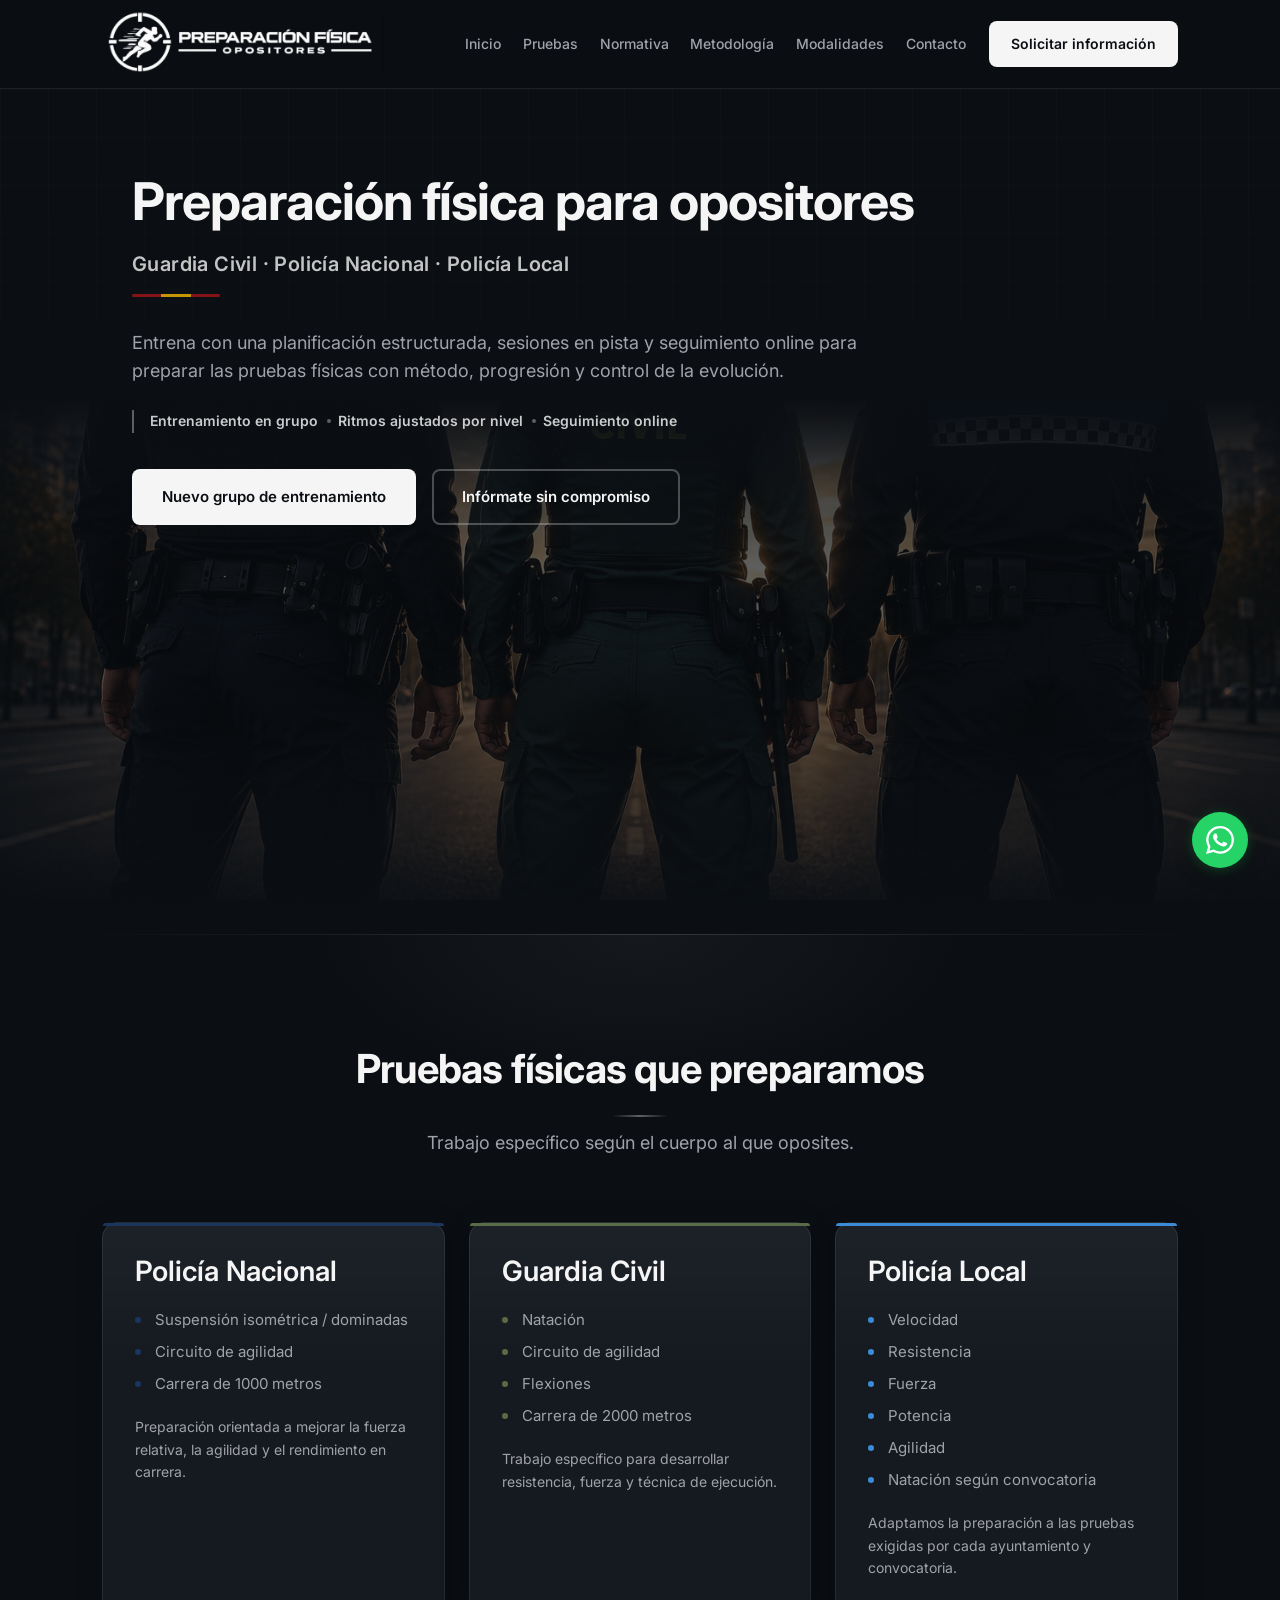
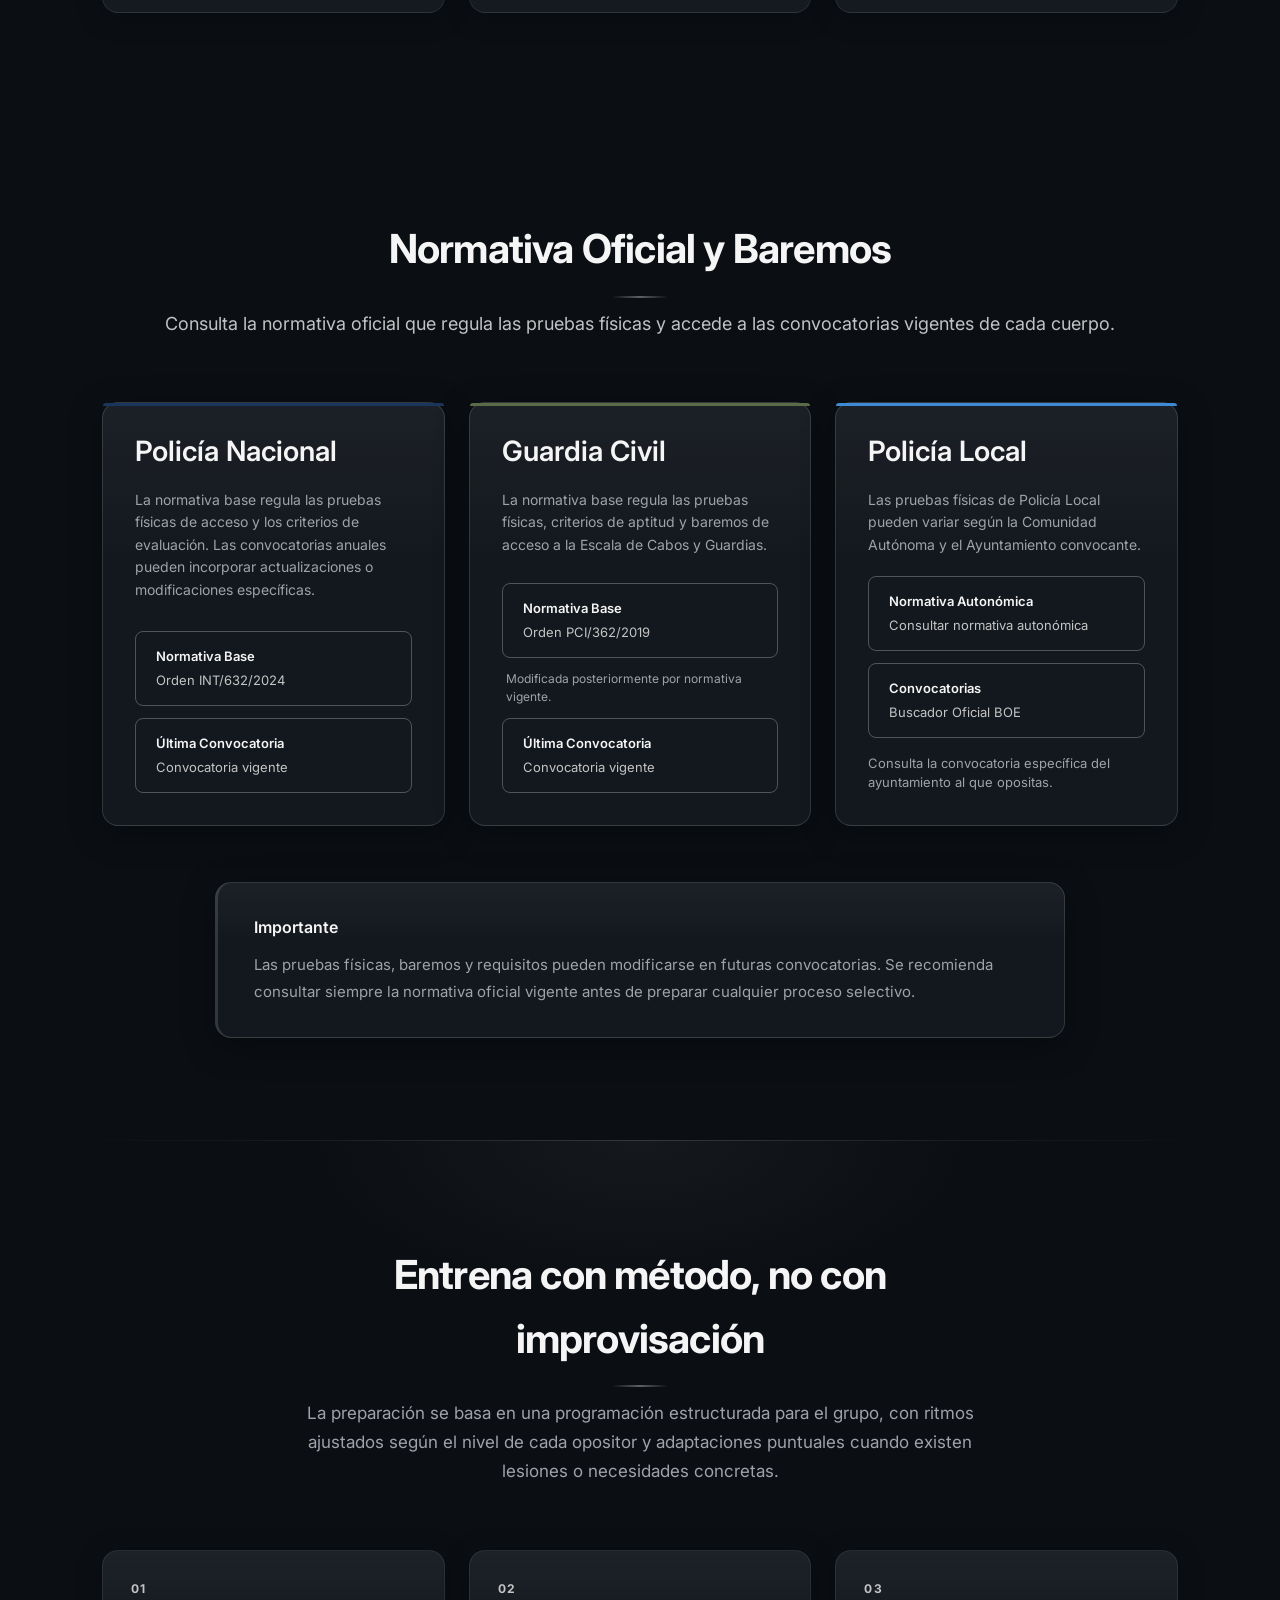
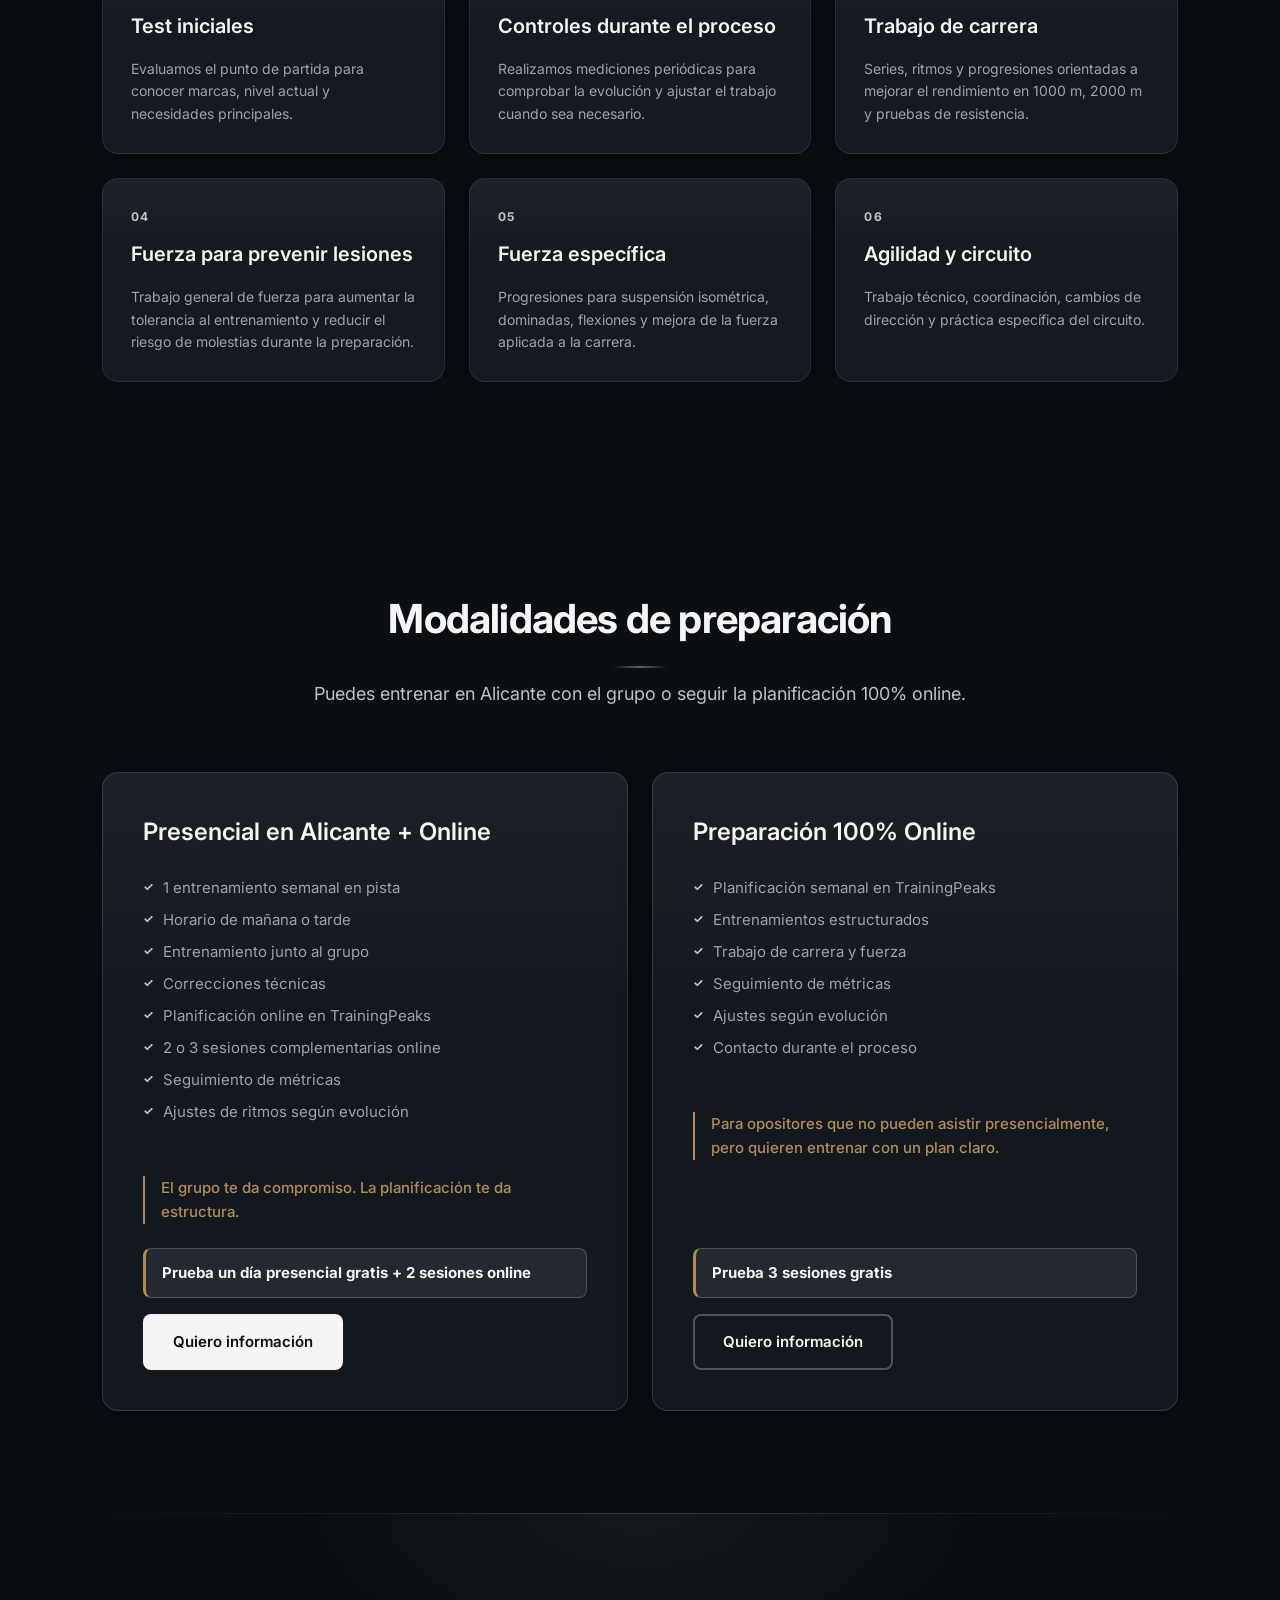
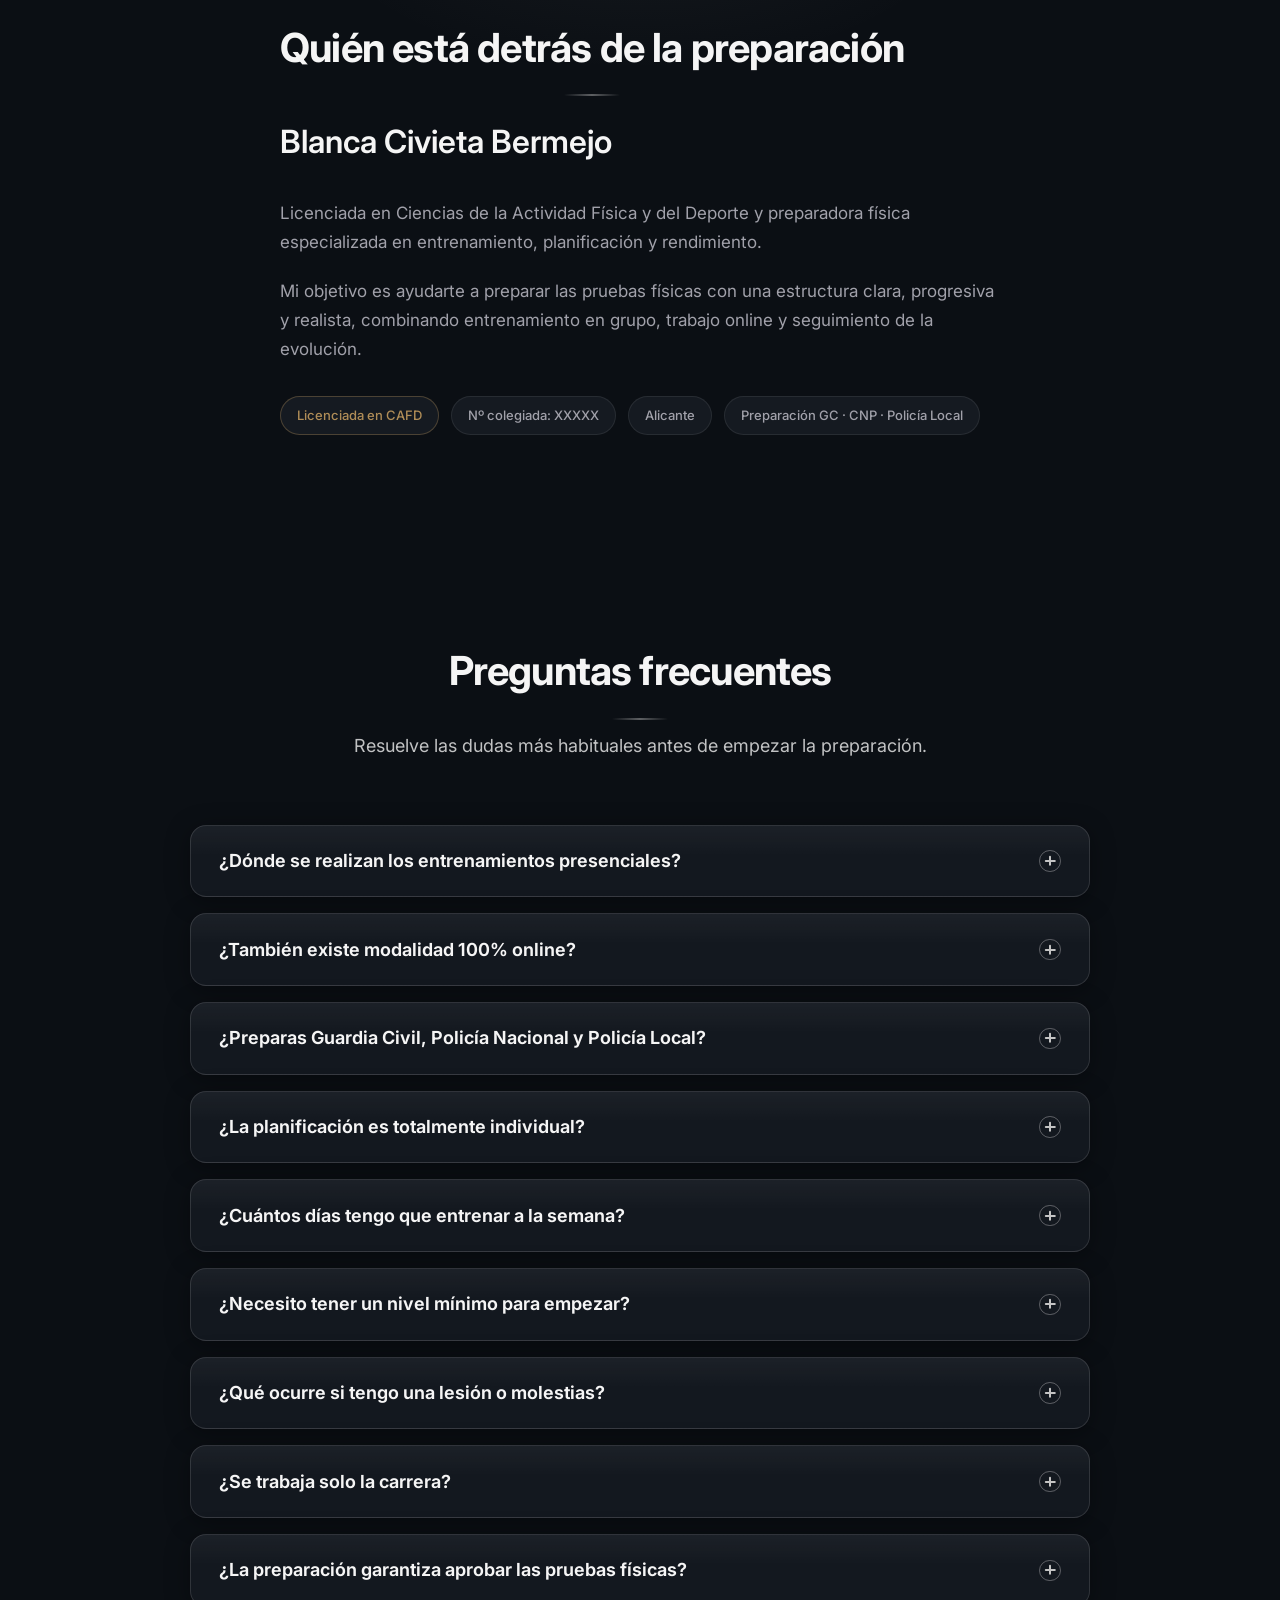
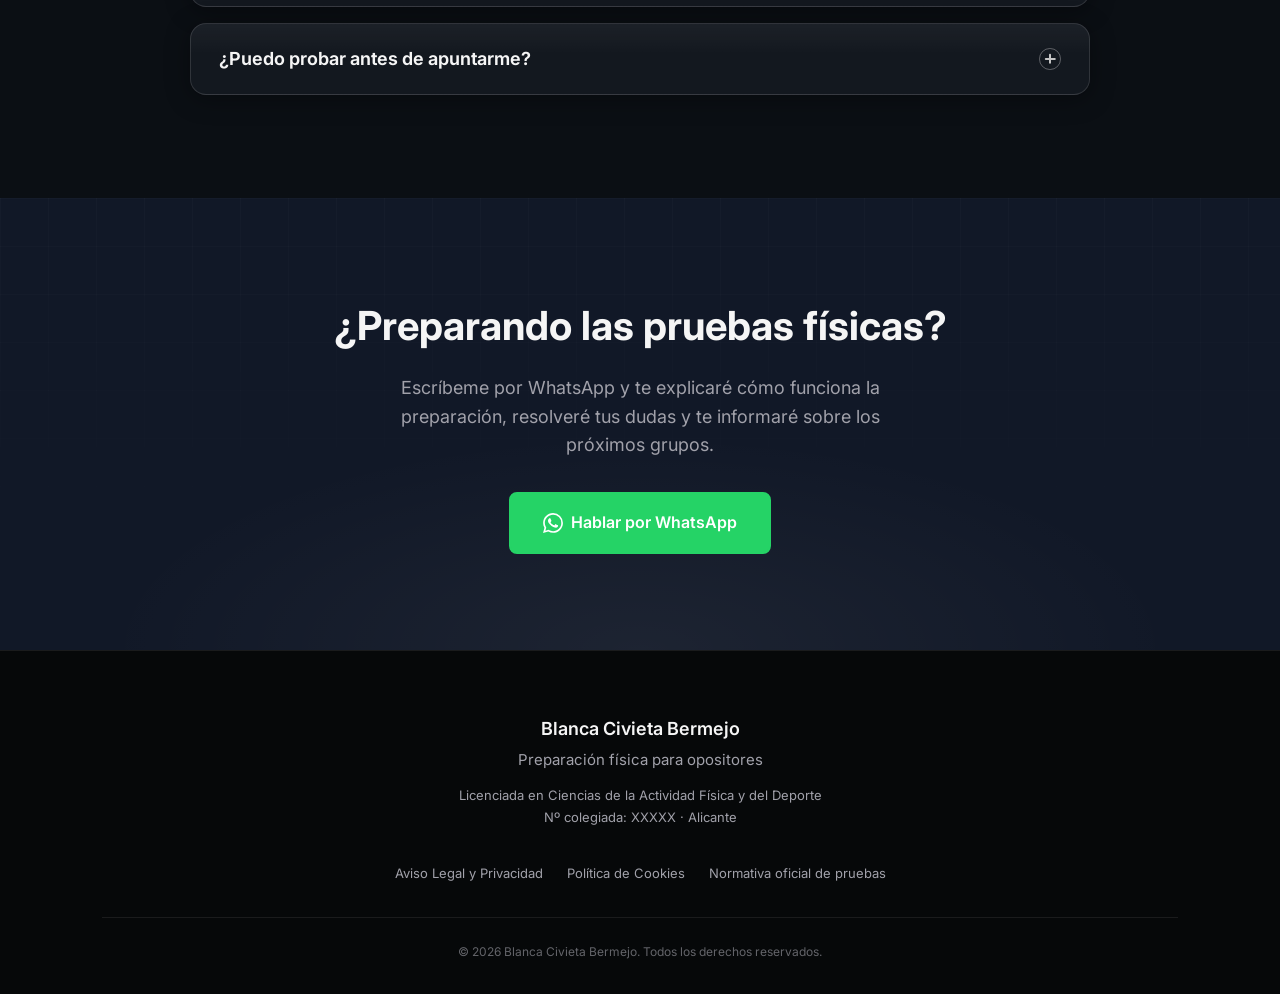
<file: index.html>
﻿<!DOCTYPE html>
<html lang="es">
<head>
  <meta charset="UTF-8">
  <meta name="viewport" content="width=device-width, initial-scale=1.0">
  <meta name="description" content="Preparación física para opositores en Alicante. Entrenamiento para Guardia Civil, Policía Nacional y Policía Local con sesiones en pista, planificación online y seguimiento por WhatsApp.">
  <meta name="keywords" content="preparación física opositores Alicante, entrenamiento Guardia Civil Alicante, preparación Policía Nacional Alicante, preparación Policía Local Alicante, pruebas físicas oposiciones, entrenador opositores Alicante, 1000 metros Policía Nacional, 2000 metros Guardia Civil, circuito de agilidad policía">
  <title>Preparación Física para Opositores en Alicante | GC, CNP y Policía Local</title>
  <link rel="canonical" href="https://blancacivieta.es/oposiciones/">
  <meta property="og:type" content="website">
  <meta property="og:title" content="Preparación Física para Opositores en Alicante">
  <meta property="og:description" content="Entrenamiento para Guardia Civil, Policía Nacional y Policía Local con sesiones en pista, planificación online y seguimiento.">
  <meta property="og:image" content="https://blancacivieta.es/oposiciones/Assets/images/Cuerpos.png">
  <meta property="og:url" content="https://blancacivieta.es/oposiciones/">
  <meta property="og:locale" content="es_ES">
  <meta name="twitter:card" content="summary_large_image">
  <meta name="twitter:title" content="Preparación Física para Opositores en Alicante">
  <meta name="twitter:description" content="Preparación física para Guardia Civil, Policía Nacional y Policía Local. Entrenamiento presencial en Alicante y seguimiento online.">
  <meta name="twitter:image" content="https://blancacivieta.es/oposiciones/Assets/images/Cuerpos.png">
  <link rel="preload" as="image" href="Assets/images/LogoClaro.png">
  <link rel="preload" as="image" href="Assets/images/Cuerpos.png">
  <link rel="preconnect" href="https://fonts.googleapis.com">
  <link rel="preconnect" href="https://fonts.gstatic.com" crossorigin>
  <link href="https://fonts.googleapis.com/css2?family=Inter:wght@400;500;600;700&display=swap" rel="stylesheet">
  <link rel="stylesheet" href="styles.css">
  <script type="application/ld+json">
  {
    "@context": "https://schema.org",
    "@type": "SportsActivityLocation",
    "name": "Preparación Física Opositores - Blanca Civieta",
    "description": "Preparación física para opositores a Guardia Civil, Policía Nacional y Policía Local en Alicante y online.",
    "url": "https://blancacivieta.es/oposiciones/",
    "image": "https://blancacivieta.es/oposiciones/Assets/images/Cuerpos.png",
    "address": {
      "@type": "PostalAddress",
      "addressLocality": "Alicante",
      "addressRegion": "Comunidad Valenciana",
      "addressCountry": "ES"
    },
    "areaServed": [
      "Alicante",
      "Comunidad Valenciana",
      "España"
    ],
    "founder": {
      "@type": "Person",
      "name": "Blanca Civieta Bermejo",
      "jobTitle": "Preparadora física",
      "alumniOf": "Ciencias de la Actividad Física y del Deporte"
    },
    "serviceType": [
      "Preparación física para opositores",
      "Entrenamiento para Guardia Civil",
      "Entrenamiento para Policía Nacional",
      "Entrenamiento para Policía Local",
      "Entrenamiento online"
    ]
  }
  </script>
  <script type="application/ld+json">
  {
    "@context": "https://schema.org",
    "@type": "FAQPage",
    "mainEntity": [
      {
        "@type": "Question",
        "name": "¿Dónde se realizan los entrenamientos presenciales?",
        "acceptedAnswer": {
          "@type": "Answer",
          "text": "Los entrenamientos presenciales se realizan en Alicante, en pista, con una sesión semanal en grupo. Además, se completa el trabajo con 2 o 3 sesiones online programadas durante la semana."
        }
      },
      {
        "@type": "Question",
        "name": "¿También existe modalidad 100% online?",
        "acceptedAnswer": {
          "@type": "Answer",
          "text": "Sí. La preparación online se realiza mediante TrainingPeaks, donde recibirás la planificación semanal de carrera y fuerza, podrás registrar tus entrenamientos y mantener el contacto durante el proceso."
        }
      },
      {
        "@type": "Question",
        "name": "¿Preparas Guardia Civil, Policía Nacional y Policía Local?",
        "acceptedAnswer": {
          "@type": "Answer",
          "text": "Sí. La preparación está orientada a opositores de Guardia Civil, Policía Nacional y Policía Local. El trabajo se organiza teniendo en cuenta las pruebas físicas de cada cuerpo y la convocatoria correspondiente."
        }
      },
      {
        "@type": "Question",
        "name": "¿La planificación es totalmente individual?",
        "acceptedAnswer": {
          "@type": "Answer",
          "text": "La preparación se basa en una programación estructurada para el grupo. En carrera, los ritmos se ajustan según el nivel de cada opositor. Además, pueden realizarse adaptaciones puntuales si existe alguna lesión, molestia o necesidad concreta."
        }
      },
      {
        "@type": "Question",
        "name": "¿Cuántos días tengo que entrenar a la semana?",
        "acceptedAnswer": {
          "@type": "Answer",
          "text": "Dependerá de la modalidad y del momento de la preparación. En la modalidad presencial se incluye 1 sesión semanal en pista y 2 o 3 entrenamientos online complementarios. En la modalidad online se programa el trabajo semanal de forma estructurada."
        }
      },
      {
        "@type": "Question",
        "name": "¿Necesito tener un nivel mínimo para empezar?",
        "acceptedAnswer": {
          "@type": "Answer",
          "text": "No es imprescindible partir de un nivel alto. Lo importante es conocer el punto de partida, entrenar con constancia y seguir una progresión adecuada. Los ritmos y cargas se ajustan según el nivel inicial y la evolución."
        }
      },
      {
        "@type": "Question",
        "name": "¿Qué ocurre si tengo una lesión o molestias?",
        "acceptedAnswer": {
          "@type": "Answer",
          "text": "Si existe una lesión o molestia, se pueden realizar adaptaciones puntuales del trabajo de fuerza o carrera para reducir el riesgo de empeorar la situación y reforzar las zonas necesarias. En casos importantes, se recomendará consultar con un profesional sanitario."
        }
      },
      {
        "@type": "Question",
        "name": "¿Se trabaja solo la carrera?",
        "acceptedAnswer": {
          "@type": "Answer",
          "text": "No. Además del trabajo de carrera, se incluye fuerza general, fuerza específica para las pruebas, trabajo de agilidad y preparación orientada a dominadas, suspensión isométrica, flexiones, circuito o natación según la oposición."
        }
      },
      {
        "@type": "Question",
        "name": "¿La preparación garantiza aprobar las pruebas físicas?",
        "acceptedAnswer": {
          "@type": "Answer",
          "text": "No se garantiza la superación de las pruebas. La planificación ayuda a entrenar con estructura, progresión y seguimiento, pero el resultado depende del nivel inicial, la constancia, la evolución y las circunstancias individuales de cada opositor."
        }
      },
      {
        "@type": "Question",
        "name": "¿Puedo probar antes de apuntarme?",
        "acceptedAnswer": {
          "@type": "Answer",
          "text": "Sí. En la modalidad presencial puedes probar un día de entrenamiento en pista. En la modalidad online puedes probar 3 sesiones para conocer la dinámica de trabajo."
        }
      }
    ]
  }
  </script>
</head>
<body>

  <!-- ========== NAVBAR ========== -->
  <header class="navbar" id="navbar">
    <div class="container navbar__inner">
      <a href="#inicio" class="navbar__logo">
        <img src="Assets/images/LogoClaro.png" alt="Preparación Física para Opositores - Blanca Civieta" class="navbar__logo-img">
      </a>

      <button class="navbar__toggle" id="navToggle" aria-label="Abrir menú" aria-expanded="false">
        <span></span>
        <span></span>
        <span></span>
      </button>

      <nav class="navbar__nav" id="navMenu">
        <ul class="navbar__list">
          <li><a href="#inicio" class="navbar__link">Inicio</a></li>
          <li><a href="#pruebas" class="navbar__link">Pruebas</a></li>
          <li><a href="#normativa" class="navbar__link">Normativa</a></li>
          <li><a href="#metodologia" class="navbar__link">Metodología</a></li>
          <li><a href="#modalidades" class="navbar__link">Modalidades</a></li>
          <li><a href="https://wa.me/34667721160?text=Hola%20Blanca,%20me%20gustaría%20recibir%20información%20sobre%20la%20preparación%20física%20para%20oposiciones." class="navbar__link" target="_blank" rel="noopener noreferrer">Contacto</a></li>
        </ul>
        <a href="https://wa.me/34667721160?text=Hola%20Blanca,%20me%20gustaría%20recibir%20información%20sobre%20la%20preparación%20física%20para%20oposiciones." class="btn btn--primary btn--sm navbar__cta" target="_blank" rel="noopener noreferrer">Solicitar información</a>
      </nav>
    </div>
  </header>

  <main>

    <!-- ========== HERO ========== -->
    <section class="hero" id="inicio">
      <div class="hero__grid-pattern" aria-hidden="true"></div>
      <div class="container hero__content">
        <h1 class="hero__title">Preparación física para opositores</h1>
        <p class="hero__subtitle">Guardia Civil · Policía Nacional · Policía Local</p>
        <p class="hero__text">
          Entrena con una planificación estructurada, sesiones en pista y seguimiento online
          para preparar las pruebas físicas con método, progresión y control de la evolución.
        </p>
        <div class="hero__badges" aria-label="Puntos clave de la preparación">
          <span>Entrenamiento en grupo</span>
          <span>Ritmos ajustados por nivel</span>
          <span>Seguimiento online</span>
        </div>
        <div class="hero__actions">
          <a href="https://wa.me/34667721160?text=Hola%20Blanca,%20me%20gustaría%20recibir%20información%20sobre%20la%20preparación%20física%20para%20oposiciones." class="btn btn--primary" target="_blank" rel="noopener noreferrer">Nuevo grupo de entrenamiento</a>
          <a href="https://wa.me/34667721160?text=Hola%20Blanca,%20me%20gustaría%20recibir%20información%20sobre%20la%20preparación%20física%20para%20oposiciones." class="btn btn--outline" target="_blank" rel="noopener noreferrer">Infórmate sin compromiso</a>
        </div>
      </div>
    </section>

    <!-- ========== FRANJA VISUAL DECORATIVA ========== -->
    <section class="section section--parallax-bg section--photo-break" aria-hidden="true"></section>

    <!-- ========== PRUEBAS ========== -->
    <section class="section section--solid" id="pruebas">
      <div class="container">
        <header class="section__header">
          <h2 class="section__title">Pruebas físicas que preparamos</h2>
          <p class="section__subtitle">Trabajo específico según el cuerpo al que oposites.</p>
        </header>

        <div class="cards-grid cards-grid--3">
          <!-- Card Policía Nacional -->
          <article class="card card--cnp">
            <h3 class="card__title">Policía Nacional</h3>
            <ul class="card__list">
              <li>Suspensión isométrica / dominadas</li>
              <li>Circuito de agilidad</li>
              <li>Carrera de 1000 metros</li>
            </ul>
            <p class="card__note">
              Preparación orientada a mejorar la fuerza relativa, la agilidad y el rendimiento en carrera.
            </p>
          </article>

          <!-- Card Guardia Civil -->
          <article class="card card--gc">
            <h3 class="card__title">Guardia Civil</h3>
            <ul class="card__list">
              <li>Natación</li>
              <li>Circuito de agilidad</li>
              <li>Flexiones</li>
              <li>Carrera de 2000 metros</li>
            </ul>
            <p class="card__note">
              Trabajo específico para desarrollar resistencia, fuerza y técnica de ejecución.
            </p>
          </article>

          <!-- Card Policía Local -->
          <article class="card card--local">
            <h3 class="card__title">Policía Local</h3>
            <ul class="card__list">
              <li>Velocidad</li>
              <li>Resistencia</li>
              <li>Fuerza</li>
              <li>Potencia</li>
              <li>Agilidad</li>
              <li>Natación según convocatoria</li>
            </ul>
            <p class="card__note">
              Adaptamos la preparación a las pruebas exigidas por cada ayuntamiento y convocatoria.
            </p>
          </article>
        </div>
        
      </div>
    </section>

    <!-- ========== NORMATIVA OFICIAL Y BAREMOS ========== -->
    <section class="section section--parallax-bg" id="normativa">
      <div class="container">
        <header class="section__header">
          <h2 class="section__title">Normativa Oficial y Baremos</h2>
          <p class="section__subtitle">
            Consulta la normativa oficial que regula las pruebas físicas y accede a las convocatorias vigentes de cada cuerpo.
          </p>
        </header>

        <div class="cards-grid cards-grid--3">
          <!-- Policía Nacional -->
          <article class="card card--normativa card--cnp">
            <h3 class="card__title">Policía Nacional</h3>
            <p class="card__text">
              La normativa base regula las pruebas físicas de acceso y los criterios de evaluación. Las convocatorias
              anuales pueden incorporar actualizaciones o modificaciones específicas.
            </p>
            <div class="normativa-links">
              <a href="https://www.boe.es/buscar/act.php?id=BOE-A-2024-13261" class="normativa-btn" target="_blank" rel="noopener noreferrer">
                <span class="normativa-btn__label">Normativa Base</span>
                <span class="normativa-btn__detail">Orden INT/632/2024</span>
              </a>
              <a href="#" class="normativa-btn normativa-btn--pending" aria-label="Última convocatoria de Policía Nacional pendiente de actualización">
                <span class="normativa-btn__label">Última Convocatoria</span>
                <span class="normativa-btn__detail">Convocatoria vigente</span>
              </a>
            </div>
          </article>

          <!-- Guardia Civil -->
          <article class="card card--normativa card--gc">
            <h3 class="card__title">Guardia Civil</h3>
            <p class="card__text">
              La normativa base regula las pruebas físicas, criterios de aptitud y baremos de acceso a la Escala de
              Cabos y Guardias.
            </p>
            <div class="normativa-links">
              <a href="https://www.boe.es/buscar/act.php?id=BOE-A-2019-6149" class="normativa-btn" target="_blank" rel="noopener noreferrer">
                <span class="normativa-btn__label">Normativa Base</span>
                <span class="normativa-btn__detail">Orden PCI/362/2019</span>
              </a>
              <p class="normativa-note">Modificada posteriormente por normativa vigente.</p>
              <a href="#" class="normativa-btn normativa-btn--pending" aria-label="Última convocatoria de Guardia Civil pendiente de actualización">
                <span class="normativa-btn__label">Última Convocatoria</span>
                <span class="normativa-btn__detail">Convocatoria vigente</span>
              </a>
            </div>
          </article>

          <!-- Policía Local -->
          <article class="card card--normativa card--local">
            <h3 class="card__title">Policía Local</h3>
            <p class="card__text">
              Las pruebas físicas de Policía Local pueden variar según la Comunidad Autónoma y el Ayuntamiento convocante.
            </p>
            <div class="normativa-links">
              <a href="#" class="normativa-btn normativa-btn--pending" aria-label="Normativa autonómica de Policía Local pendiente de actualización">
                <span class="normativa-btn__label">Normativa Autonómica</span>
                <span class="normativa-btn__detail">Consultar normativa autonómica</span>
              </a>
              <a href="https://www.boe.es/buscar/" class="normativa-btn" target="_blank" rel="noopener noreferrer">
                <span class="normativa-btn__label">Convocatorias</span>
                <span class="normativa-btn__detail">Buscador Oficial BOE</span>
              </a>
            </div>
            <p class="normativa-foot">
              Consulta la convocatoria específica del ayuntamiento al que opositas.
            </p>
          </article>
        </div>

        <aside class="normativa-notice">
          <h3 class="normativa-notice__title">Importante</h3>
          <p class="normativa-notice__text">
            Las pruebas físicas, baremos y requisitos pueden modificarse en futuras convocatorias. Se recomienda
            consultar siempre la normativa oficial vigente antes de preparar cualquier proceso selectivo.
          </p>
        </aside>
      </div>
    </section>

    <!-- ========== METODOLOGÍA ========== -->
    <section class="section section--solid" id="metodologia">
      <div class="container">
        <header class="section__header section__header--narrow">
          <h2 class="section__title">Entrena con método, no con improvisación</h2>
          <p class="section__text">
            La preparación se basa en una programación estructurada para el grupo, con ritmos ajustados
            según el nivel de cada opositor y adaptaciones puntuales cuando existen lesiones o necesidades concretas.
          </p>
        </header>

        <div class="cards-grid cards-grid--3">
          <article class="card card--compact">
            <span class="card__number">01</span>
            <h3 class="card__title">Test iniciales</h3>
            <p class="card__text">
              Evaluamos el punto de partida para conocer marcas, nivel actual y necesidades principales.
            </p>
          </article>

          <article class="card card--compact">
            <span class="card__number">02</span>
            <h3 class="card__title">Controles durante el proceso</h3>
            <p class="card__text">
              Realizamos mediciones periódicas para comprobar la evolución y ajustar el trabajo cuando sea necesario.
            </p>
          </article>

          <article class="card card--compact">
            <span class="card__number">03</span>
            <h3 class="card__title">Trabajo de carrera</h3>
            <p class="card__text">
              Series, ritmos y progresiones orientadas a mejorar el rendimiento en 1000 m, 2000 m y pruebas de resistencia.
            </p>
          </article>

          <article class="card card--compact">
            <span class="card__number">04</span>
            <h3 class="card__title">Fuerza para prevenir lesiones</h3>
            <p class="card__text">
              Trabajo general de fuerza para aumentar la tolerancia al entrenamiento y reducir el riesgo de molestias durante la preparación.
            </p>
          </article>

          <article class="card card--compact">
            <span class="card__number">05</span>
            <h3 class="card__title">Fuerza específica</h3>
            <p class="card__text">
              Progresiones para suspensión isométrica, dominadas, flexiones y mejora de la fuerza aplicada a la carrera.
            </p>
          </article>

          <article class="card card--compact">
            <span class="card__number">06</span>
            <h3 class="card__title">Agilidad y circuito</h3>
            <p class="card__text">
              Trabajo técnico, coordinación, cambios de dirección y práctica específica del circuito.
            </p>
          </article>
        </div>
      </div>
    </section>

    <!-- ========== MODALIDADES ========== -->
    <section class="section section--parallax-bg" id="modalidades">
      <div class="container">
        <header class="section__header">
          <h2 class="section__title">Modalidades de preparación</h2>
          <p class="section__subtitle">
            Puedes entrenar en Alicante con el grupo o seguir la planificación 100% online.
          </p>
        </header>

        <div class="cards-grid cards-grid--2">
          <!-- Modalidad presencial -->
          <article class="card card--large">
            <h3 class="card__title card__title--lg">Presencial en Alicante + Online</h3>
            <ul class="card__list card__list--check">
              <li>1 entrenamiento semanal en pista</li>
              <li>Horario de mañana o tarde</li>
              <li>Entrenamiento junto al grupo</li>
              <li>Correcciones técnicas</li>
              <li>Planificación online en TrainingPeaks</li>
              <li>2 o 3 sesiones complementarias online</li>
              <li>Seguimiento de métricas</li>
              <li>Ajustes de ritmos según evolución</li>
            </ul>
            <p class="card__highlight">
              El grupo te da compromiso. La planificación te da estructura.
            </p>
            <p class="card__trial">Prueba un día presencial gratis + 2 sesiones online</p>
            <a href="https://wa.me/34667721160?text=Hola%20Blanca,%20me%20gustaría%20recibir%20información%20sobre%20la%20preparación%20física%20para%20oposiciones." class="btn btn--primary" target="_blank" rel="noopener noreferrer">Quiero información</a>
          </article>

          <!-- Modalidad online -->
          <article class="card card--large">
            <h3 class="card__title card__title--lg">Preparación 100% Online</h3>
            <ul class="card__list card__list--check">
              <li>Planificación semanal en TrainingPeaks</li>
              <li>Entrenamientos estructurados</li>
              <li>Trabajo de carrera y fuerza</li>
              <li>Seguimiento de métricas</li>
              <li>Ajustes según evolución</li>
              <li>Contacto durante el proceso</li>
            </ul>
            <p class="card__highlight">
              Para opositores que no pueden asistir presencialmente, pero quieren entrenar con un plan claro.
            </p>
            <p class="card__trial">Prueba 3 sesiones gratis</p>
            <a href="https://wa.me/34667721160?text=Hola%20Blanca,%20me%20gustaría%20recibir%20información%20sobre%20la%20preparación%20física%20para%20oposiciones." class="btn btn--outline" target="_blank" rel="noopener noreferrer">Quiero información</a>
          </article>
        </div>
      </div>
    </section>

    <!-- ========== GALERÍA TEMPORALMENTE OCULTA
    <section class="section" id="galeria">
      <div class="container">
        <header class="section__header">
          <h2 class="section__title">Así se entrena</h2>
        </header>

        <div class="gallery">
          <figure class="gallery__item">
            <div class="gallery__placeholder">
              <span>Entrenamiento en pista</span>
            </div>
          </figure>
          <figure class="gallery__item">
            <div class="gallery__placeholder">
              <span>Series</span>
            </div>
          </figure>
          <figure class="gallery__item">
            <div class="gallery__placeholder">
              <span>Trabajo de fuerza</span>
            </div>
          </figure>
          <figure class="gallery__item">
            <div class="gallery__placeholder">
              <span>Circuito de agilidad</span>
            </div>
          </figure>
          <figure class="gallery__item">
            <div class="gallery__placeholder">
              <span>Grupo de entrenamiento</span>
            </div>
          </figure>
          <figure class="gallery__item">
            <div class="gallery__placeholder">
              <span>Seguimiento online</span>
            </div>
          </figure>
        </div>
      </div>
    </section>
    ========== -->

    <!-- ========== SOBRE MÍ ========== -->
    <section class="section section--solid" id="sobre-mi">
      <div class="container">
        <div class="about">
          <header class="about__header">
            <h2 class="section__title">Quién está detrás de la preparación</h2>
            <h3 class="about__name">Blanca Civieta Bermejo</h3>
          </header>
          <div class="about__content">
            <p class="about__text">
              Licenciada en Ciencias de la Actividad Física y del Deporte y preparadora física
              especializada en entrenamiento, planificación y rendimiento.
            </p>
            <p class="about__text">
              Mi objetivo es ayudarte a preparar las pruebas físicas con una estructura clara,
              progresiva y realista, combinando entrenamiento en grupo, trabajo online y seguimiento de la evolución.
            </p>
            <div class="about__badges">
              <span class="badge badge--bronze">Licenciada en CAFD</span>
              <span class="badge">Nº colegiada: XXXXX</span>
              <span class="badge">Alicante</span>
              <span class="badge">Preparación GC · CNP · Policía Local</span>
            </div>
          </div>
        </div>
      </div>
    </section>

    <!-- ========== FAQ ========== -->
    <section class="section section--parallax-bg faq" id="faq">
      <div class="container">
        <header class="section__header section__header--narrow">
          <h2 class="section__title">Preguntas frecuentes</h2>
          <p class="section__subtitle">Resuelve las dudas más habituales antes de empezar la preparación.</p>
        </header>

        <div class="faq__list">
          <article class="faq__item">
            <h3 class="faq__heading">
              <button class="faq__button" type="button" aria-expanded="false" aria-controls="faq-answer-1" id="faq-question-1">
                <span class="faq__question">¿Dónde se realizan los entrenamientos presenciales?</span>
                <span class="faq__icon" aria-hidden="true"></span>
              </button>
            </h3>
            <div class="faq__answer" id="faq-answer-1" role="region" aria-labelledby="faq-question-1">
              <div class="faq__answer-inner">
                <p>Los entrenamientos presenciales se realizan en Alicante, en pista, con una sesión semanal en grupo. Además, se completa el trabajo con 2 o 3 sesiones online programadas durante la semana.</p>
              </div>
            </div>
          </article>

          <article class="faq__item">
            <h3 class="faq__heading">
              <button class="faq__button" type="button" aria-expanded="false" aria-controls="faq-answer-2" id="faq-question-2">
                <span class="faq__question">¿También existe modalidad 100% online?</span>
                <span class="faq__icon" aria-hidden="true"></span>
              </button>
            </h3>
            <div class="faq__answer" id="faq-answer-2" role="region" aria-labelledby="faq-question-2">
              <div class="faq__answer-inner">
                <p>Sí. La preparación online se realiza mediante TrainingPeaks, donde recibirás la planificación semanal de carrera y fuerza, podrás registrar tus entrenamientos y mantener el contacto durante el proceso.</p>
              </div>
            </div>
          </article>

          <article class="faq__item">
            <h3 class="faq__heading">
              <button class="faq__button" type="button" aria-expanded="false" aria-controls="faq-answer-3" id="faq-question-3">
                <span class="faq__question">¿Preparas Guardia Civil, Policía Nacional y Policía Local?</span>
                <span class="faq__icon" aria-hidden="true"></span>
              </button>
            </h3>
            <div class="faq__answer" id="faq-answer-3" role="region" aria-labelledby="faq-question-3">
              <div class="faq__answer-inner">
                <p>Sí. La preparación está orientada a opositores de Guardia Civil, Policía Nacional y Policía Local. El trabajo se organiza teniendo en cuenta las pruebas físicas de cada cuerpo y la convocatoria correspondiente.</p>
              </div>
            </div>
          </article>

          <article class="faq__item">
            <h3 class="faq__heading">
              <button class="faq__button" type="button" aria-expanded="false" aria-controls="faq-answer-4" id="faq-question-4">
                <span class="faq__question">¿La planificación es totalmente individual?</span>
                <span class="faq__icon" aria-hidden="true"></span>
              </button>
            </h3>
            <div class="faq__answer" id="faq-answer-4" role="region" aria-labelledby="faq-question-4">
              <div class="faq__answer-inner">
                <p>La preparación se basa en una programación estructurada para el grupo. En carrera, los ritmos se ajustan según el nivel de cada opositor. Además, pueden realizarse adaptaciones puntuales si existe alguna lesión, molestia o necesidad concreta.</p>
              </div>
            </div>
          </article>

          <article class="faq__item">
            <h3 class="faq__heading">
              <button class="faq__button" type="button" aria-expanded="false" aria-controls="faq-answer-5" id="faq-question-5">
                <span class="faq__question">¿Cuántos días tengo que entrenar a la semana?</span>
                <span class="faq__icon" aria-hidden="true"></span>
              </button>
            </h3>
            <div class="faq__answer" id="faq-answer-5" role="region" aria-labelledby="faq-question-5">
              <div class="faq__answer-inner">
                <p>Dependerá de la modalidad y del momento de la preparación. En la modalidad presencial se incluye 1 sesión semanal en pista y 2 o 3 entrenamientos online complementarios. En la modalidad online se programa el trabajo semanal de forma estructurada.</p>
              </div>
            </div>
          </article>

          <article class="faq__item">
            <h3 class="faq__heading">
              <button class="faq__button" type="button" aria-expanded="false" aria-controls="faq-answer-6" id="faq-question-6">
                <span class="faq__question">¿Necesito tener un nivel mínimo para empezar?</span>
                <span class="faq__icon" aria-hidden="true"></span>
              </button>
            </h3>
            <div class="faq__answer" id="faq-answer-6" role="region" aria-labelledby="faq-question-6">
              <div class="faq__answer-inner">
                <p>No es imprescindible partir de un nivel alto. Lo importante es conocer el punto de partida, entrenar con constancia y seguir una progresión adecuada. Los ritmos y cargas se ajustan según el nivel inicial y la evolución.</p>
              </div>
            </div>
          </article>

          <article class="faq__item">
            <h3 class="faq__heading">
              <button class="faq__button" type="button" aria-expanded="false" aria-controls="faq-answer-7" id="faq-question-7">
                <span class="faq__question">¿Qué ocurre si tengo una lesión o molestias?</span>
                <span class="faq__icon" aria-hidden="true"></span>
              </button>
            </h3>
            <div class="faq__answer" id="faq-answer-7" role="region" aria-labelledby="faq-question-7">
              <div class="faq__answer-inner">
                <p>Si existe una lesión o molestia, se pueden realizar adaptaciones puntuales del trabajo de fuerza o carrera para reducir el riesgo de empeorar la situación y reforzar las zonas necesarias. En casos importantes, se recomendará consultar con un profesional sanitario.</p>
              </div>
            </div>
          </article>

          <article class="faq__item">
            <h3 class="faq__heading">
              <button class="faq__button" type="button" aria-expanded="false" aria-controls="faq-answer-8" id="faq-question-8">
                <span class="faq__question">¿Se trabaja solo la carrera?</span>
                <span class="faq__icon" aria-hidden="true"></span>
              </button>
            </h3>
            <div class="faq__answer" id="faq-answer-8" role="region" aria-labelledby="faq-question-8">
              <div class="faq__answer-inner">
                <p>No. Además del trabajo de carrera, se incluye fuerza general, fuerza específica para las pruebas, trabajo de agilidad y preparación orientada a dominadas, suspensión isométrica, flexiones, circuito o natación según la oposición.</p>
              </div>
            </div>
          </article>

          <article class="faq__item">
            <h3 class="faq__heading">
              <button class="faq__button" type="button" aria-expanded="false" aria-controls="faq-answer-9" id="faq-question-9">
                <span class="faq__question">¿La preparación garantiza aprobar las pruebas físicas?</span>
                <span class="faq__icon" aria-hidden="true"></span>
              </button>
            </h3>
            <div class="faq__answer" id="faq-answer-9" role="region" aria-labelledby="faq-question-9">
              <div class="faq__answer-inner">
                <p>No se garantiza la superación de las pruebas. La planificación ayuda a entrenar con estructura, progresión y seguimiento, pero el resultado depende del nivel inicial, la constancia, la evolución y las circunstancias individuales de cada opositor.</p>
              </div>
            </div>
          </article>

          <article class="faq__item">
            <h3 class="faq__heading">
              <button class="faq__button" type="button" aria-expanded="false" aria-controls="faq-answer-10" id="faq-question-10">
                <span class="faq__question">¿Puedo probar antes de apuntarme?</span>
                <span class="faq__icon" aria-hidden="true"></span>
              </button>
            </h3>
            <div class="faq__answer" id="faq-answer-10" role="region" aria-labelledby="faq-question-10">
              <div class="faq__answer-inner">
                <p>Sí. En la modalidad presencial puedes probar un día de entrenamiento en pista. En la modalidad online puedes probar 3 sesiones para conocer la dinámica de trabajo.</p>
              </div>
            </div>
          </article>
        </div>
      </div>
    </section>

    <!-- ========== CTA FINAL ========== -->
    <section class="cta" id="cta">
      <div class="cta__grid-pattern" aria-hidden="true"></div>
      <div class="container cta__content">
        <h2 class="cta__title">¿Preparando las pruebas físicas?</h2>
        <p class="cta__text">
          Escríbeme por WhatsApp y te explicaré cómo funciona la preparación, resolveré tus dudas
          y te informaré sobre los próximos grupos.
        </p>
        <div class="cta__actions">
          <a href="https://wa.me/34667721160?text=Hola%20Blanca,%20me%20gustaría%20recibir%20información%20sobre%20la%20preparación%20física%20para%20oposiciones." class="btn btn--whatsapp btn--lg" target="_blank" rel="noopener noreferrer">
            <svg class="btn__icon" viewBox="0 0 24 24" fill="currentColor" aria-hidden="true"><path d="M17.472 14.382c-.297-.149-1.758-.867-2.03-.967-.273-.099-.471-.148-.67.15-.197.297-.767.966-.94 1.164-.173.199-.347.223-.644.075-.297-.15-1.255-.463-2.39-1.475-.883-.788-1.48-1.761-1.653-2.059-.173-.297-.018-.458.13-.606.134-.133.298-.347.446-.52.149-.174.198-.298.298-.497.099-.198.05-.371-.025-.52-.075-.149-.669-1.612-.916-2.207-.242-.579-.487-.5-.669-.51-.173-.008-.371-.01-.57-.01-.198 0-.52.074-.792.372-.272.297-1.04 1.016-1.04 2.479 0 1.462 1.065 2.875 1.213 3.074.149.198 2.096 3.2 5.077 4.487.709.306 1.262.489 1.694.625.712.227 1.36.195 1.871.118.571-.085 1.758-.719 2.006-1.413.248-.694.248-1.289.173-1.413-.074-.124-.272-.198-.57-.347m-5.421 7.403h-.004a9.87 9.87 0 01-5.031-1.378l-.361-.214-3.741.982.998-3.648-.235-.374a9.86 9.86 0 01-1.51-5.26c.001-5.45 4.436-9.884 9.888-9.884 2.64 0 5.122 1.03 6.988 2.898a9.825 9.825 0 012.893 6.994c-.003 5.45-4.435 9.884-9.885 9.884m8.413-18.297A11.815 11.815 0 0012.05 0C5.495 0 .16 5.335.157 11.892c0 2.096.547 4.142 1.588 5.945L.057 24l6.305-1.654a11.882 11.882 0 005.683 1.448h.005c6.554 0 11.89-5.335 11.893-11.893a11.821 11.821 0 00-3.48-8.413z"/></svg>
            Hablar por WhatsApp
          </a>
        </div>
      </div>
    </section>

  </main>

  <!-- ========== FOOTER ========== -->
  <footer class="footer">
    <div class="container footer__inner">
      <div class="footer__brand">
        <p class="footer__name">Blanca Civieta Bermejo</p>
        <p class="footer__tagline">Preparación física para opositores</p>
        <p class="footer__info">
          Licenciada en Ciencias de la Actividad Física y del Deporte<br>
          Nº colegiada: XXXXX · Alicante
        </p>
      </div>

      <nav class="footer__nav">
        <ul class="footer__links">
          <li><a href="aviso-legal-privacidad.html">Aviso Legal y Privacidad</a></li>
          <li><a href="politica-cookies.html">Política de Cookies</a></li>
          <li><a href="#normativa">Normativa oficial de pruebas</a></li>
        </ul>
      </nav>

      <p class="footer__copy">© 2026 Blanca Civieta Bermejo. Todos los derechos reservados.</p>
    </div>
  </footer>

  <!-- Botón flotante WhatsApp -->
  <a href="https://wa.me/34667721160?text=Hola%20Blanca,%20me%20gustaría%20recibir%20información%20sobre%20la%20preparación%20física%20para%20oposiciones." class="whatsapp-float" target="_blank" rel="noopener noreferrer" aria-label="Hablar por WhatsApp">
    <svg viewBox="0 0 24 24" fill="currentColor" aria-hidden="true"><path d="M17.472 14.382c-.297-.149-1.758-.867-2.03-.967-.273-.099-.471-.148-.67.15-.197.297-.767.966-.94 1.164-.173.199-.347.223-.644.075-.297-.15-1.255-.463-2.39-1.475-.883-.788-1.48-1.761-1.653-2.059-.173-.297-.018-.458.13-.606.134-.133.298-.347.446-.52.149-.174.198-.298.298-.497.099-.198.05-.371-.025-.52-.075-.149-.669-1.612-.916-2.207-.242-.579-.487-.5-.669-.51-.173-.008-.371-.01-.57-.01-.198 0-.52.074-.792.372-.272.297-1.04 1.016-1.04 2.479 0 1.462 1.065 2.875 1.213 3.074.149.198 2.096 3.2 5.077 4.487.709.306 1.262.489 1.694.625.712.227 1.36.195 1.871.118.571-.085 1.758-.719 2.006-1.413.248-.694.248-1.289.173-1.413-.074-.124-.272-.198-.57-.347m-5.421 7.403h-.004a9.87 9.87 0 01-5.031-1.378l-.361-.214-3.741.982.998-3.648-.235-.374a9.86 9.86 0 01-1.51-5.26c.001-5.45 4.436-9.884 9.888-9.884 2.64 0 5.122 1.03 6.988 2.898a9.825 9.825 0 012.893 6.994c-.003 5.45-4.435 9.884-9.885 9.884m8.413-18.297A11.815 11.815 0 0012.05 0C5.495 0 .16 5.335.157 11.892c0 2.096.547 4.142 1.588 5.945L.057 24l6.305-1.654a11.882 11.882 0 005.683 1.448h.005c6.554 0 11.89-5.335 11.893-11.893a11.821 11.821 0 00-3.48-8.413z"/></svg>
  </a>

  <script src="script.js"></script>
</body>
</html>
</file>
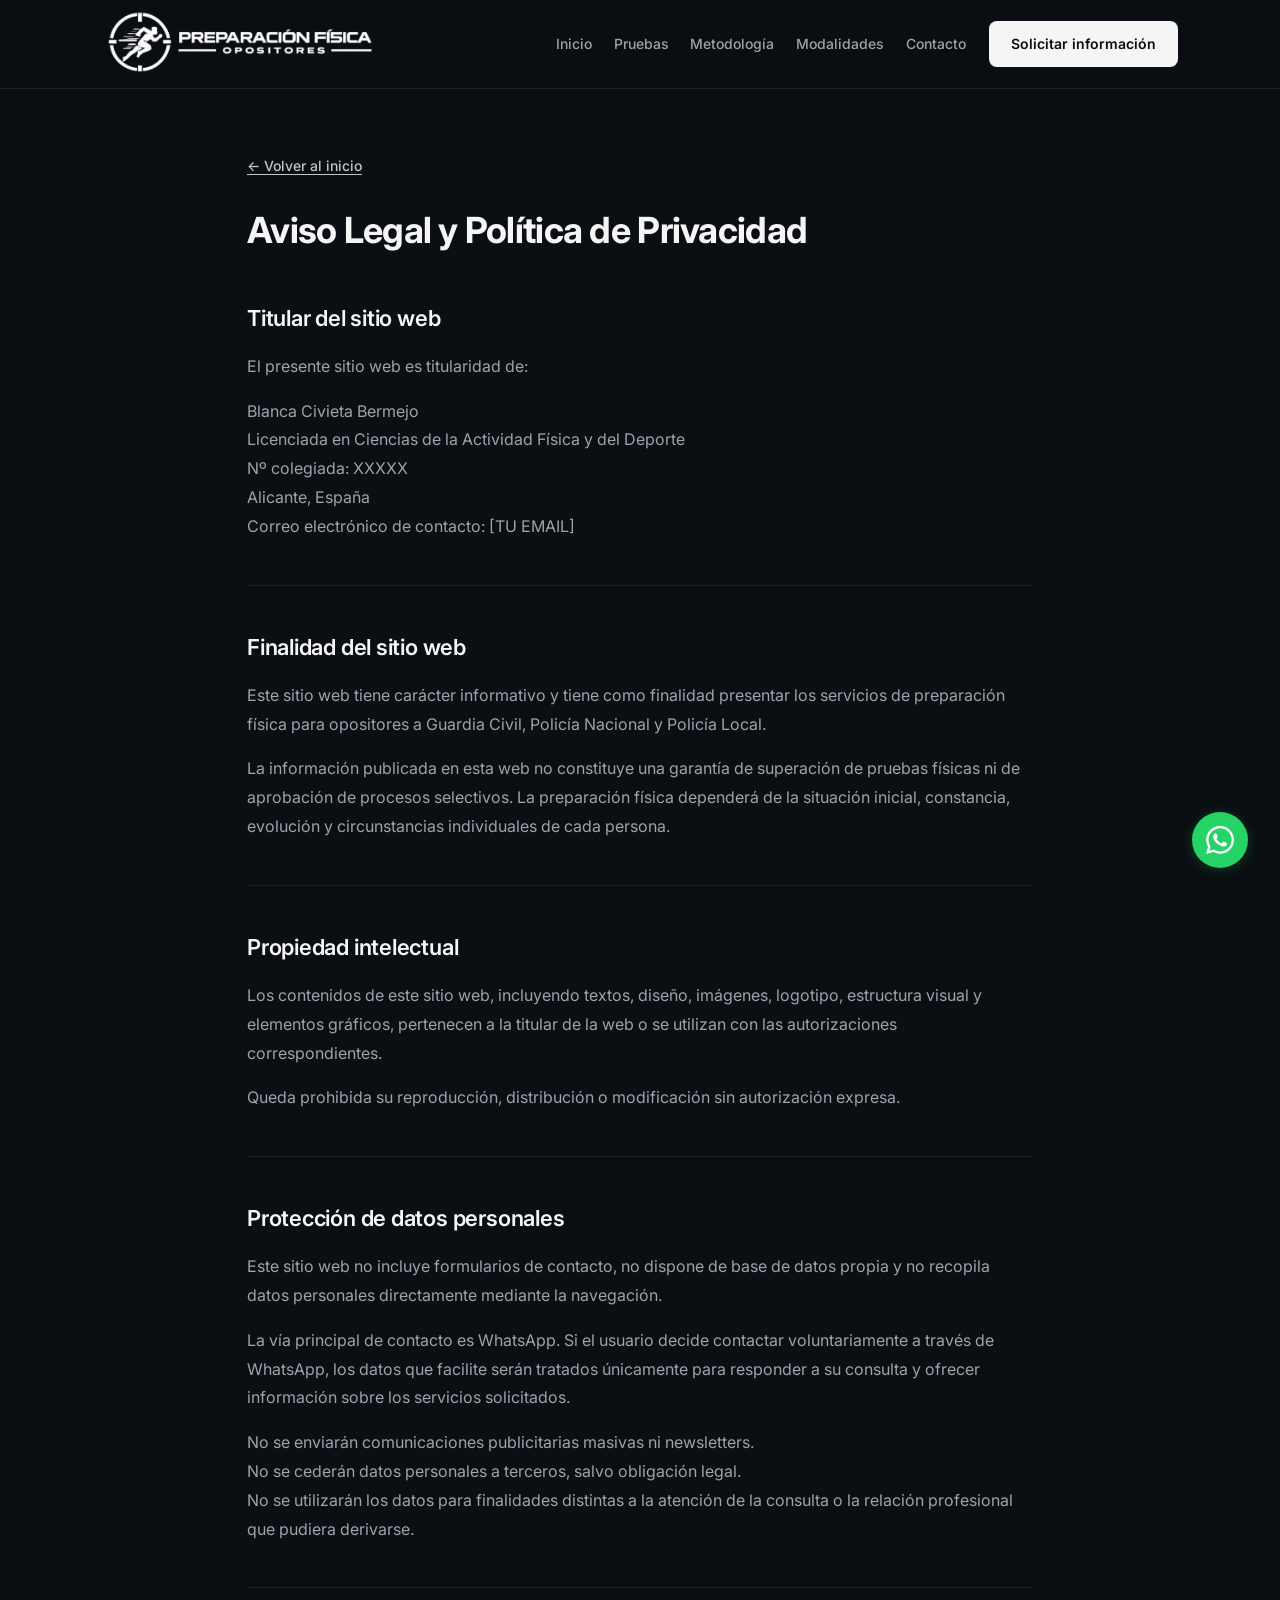
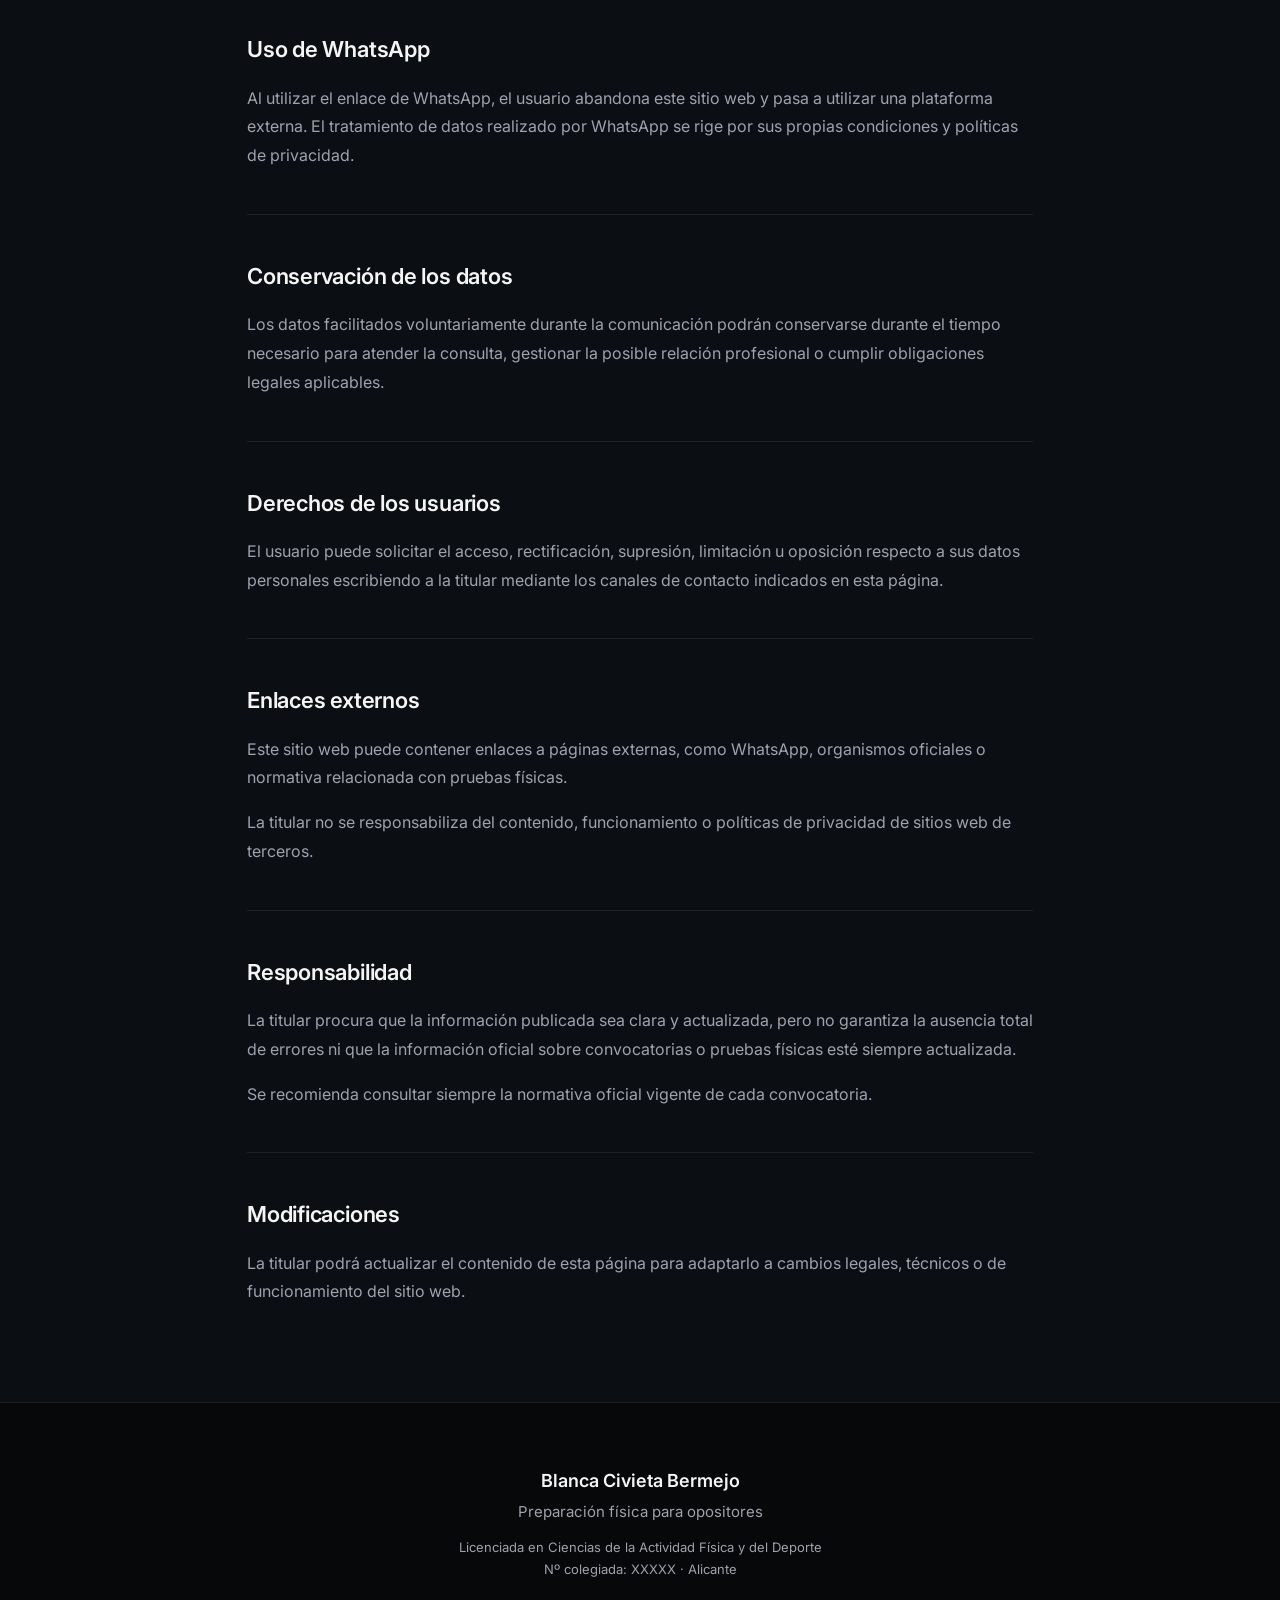
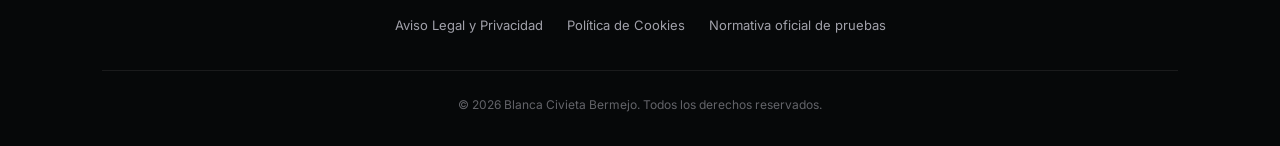
<file: aviso-legal-privacidad.html>
﻿<!DOCTYPE html>
<html lang="es">
<head>
  <meta charset="UTF-8">
  <meta name="viewport" content="width=device-width, initial-scale=1.0">
  <meta name="description" content="Aviso legal y política de privacidad de Blanca Civieta Bermejo — Preparación física para opositores.">
  <title>Aviso Legal y Privacidad | Blanca Civieta</title>
  <link rel="preconnect" href="https://fonts.googleapis.com">
  <link rel="preconnect" href="https://fonts.gstatic.com" crossorigin>
  <link href="https://fonts.googleapis.com/css2?family=Inter:wght@400;500;600;700&display=swap" rel="stylesheet">
  <link rel="stylesheet" href="styles.css">
</head>
<body>

  <header class="navbar" id="navbar">
    <div class="container navbar__inner">
      <a href="index.html" class="navbar__logo">
        <img src="Assets/images/LogoClaro.png" alt="Preparación Física Opositores" class="navbar__logo-img">
      </a>

      <button class="navbar__toggle" id="navToggle" aria-label="Abrir menú" aria-expanded="false">
        <span></span>
        <span></span>
        <span></span>
      </button>

      <nav class="navbar__nav" id="navMenu">
        <ul class="navbar__list">
          <li><a href="index.html" class="navbar__link">Inicio</a></li>
          <li><a href="index.html#pruebas" class="navbar__link">Pruebas</a></li>
          <li><a href="index.html#metodologia" class="navbar__link">Metodología</a></li>
          <li><a href="index.html#modalidades" class="navbar__link">Modalidades</a></li>
          <li><a href="https://wa.me/34667721160?text=Hola%20Blanca,%20me%20gustaría%20recibir%20información%20sobre%20la%20preparación%20física%20para%20oposiciones." class="navbar__link" target="_blank" rel="noopener noreferrer">Contacto</a></li>
        </ul>
        <a href="https://wa.me/34667721160?text=Hola%20Blanca,%20me%20gustaría%20recibir%20información%20sobre%20la%20preparación%20física%20para%20oposiciones." class="btn btn--primary btn--sm navbar__cta" target="_blank" rel="noopener noreferrer">Solicitar información</a>
      </nav>
    </div>
  </header>

  <main class="legal-page">
    <div class="container legal-content">
      <a href="index.html" class="legal-back">← Volver al inicio</a>

      <h1 class="legal-content__title">Aviso Legal y Política de Privacidad</h1>

      <section class="legal-section">
        <h2 class="legal-section__title">Titular del sitio web</h2>
        <p>El presente sitio web es titularidad de:</p>
        <p>
          Blanca Civieta Bermejo<br>
          Licenciada en Ciencias de la Actividad Física y del Deporte<br>
          Nº colegiada: XXXXX<br>
          Alicante, España<br>
          Correo electrónico de contacto: [TU EMAIL]
        </p>
      </section>

      <section class="legal-section">
        <h2 class="legal-section__title">Finalidad del sitio web</h2>
        <p>
          Este sitio web tiene carácter informativo y tiene como finalidad presentar los servicios
          de preparación física para opositores a Guardia Civil, Policía Nacional y Policía Local.
        </p>
        <p>
          La información publicada en esta web no constituye una garantía de superación de pruebas
          físicas ni de aprobación de procesos selectivos. La preparación física dependerá de la
          situación inicial, constancia, evolución y circunstancias individuales de cada persona.
        </p>
      </section>

      <section class="legal-section">
        <h2 class="legal-section__title">Propiedad intelectual</h2>
        <p>
          Los contenidos de este sitio web, incluyendo textos, diseño, imágenes, logotipo, estructura
          visual y elementos gráficos, pertenecen a la titular de la web o se utilizan con las
          autorizaciones correspondientes.
        </p>
        <p>
          Queda prohibida su reproducción, distribución o modificación sin autorización expresa.
        </p>
      </section>

      <section class="legal-section">
        <h2 class="legal-section__title">Protección de datos personales</h2>
        <p>
          Este sitio web no incluye formularios de contacto, no dispone de base de datos propia y no
          recopila datos personales directamente mediante la navegación.
        </p>
        <p>
          La vía principal de contacto es WhatsApp. Si el usuario decide contactar voluntariamente
          a través de WhatsApp, los datos que facilite serán tratados únicamente para responder a su
          consulta y ofrecer información sobre los servicios solicitados.
        </p>
        <p>
          No se enviarán comunicaciones publicitarias masivas ni newsletters.<br>
          No se cederán datos personales a terceros, salvo obligación legal.<br>
          No se utilizarán los datos para finalidades distintas a la atención de la consulta o la
          relación profesional que pudiera derivarse.
        </p>
      </section>

      <section class="legal-section">
        <h2 class="legal-section__title">Uso de WhatsApp</h2>
        <p>
          Al utilizar el enlace de WhatsApp, el usuario abandona este sitio web y pasa a utilizar una
          plataforma externa. El tratamiento de datos realizado por WhatsApp se rige por sus propias
          condiciones y políticas de privacidad.
        </p>
      </section>

      <section class="legal-section">
        <h2 class="legal-section__title">Conservación de los datos</h2>
        <p>
          Los datos facilitados voluntariamente durante la comunicación podrán conservarse durante el
          tiempo necesario para atender la consulta, gestionar la posible relación profesional o
          cumplir obligaciones legales aplicables.
        </p>
      </section>

      <section class="legal-section">
        <h2 class="legal-section__title">Derechos de los usuarios</h2>
        <p>
          El usuario puede solicitar el acceso, rectificación, supresión, limitación u oposición
          respecto a sus datos personales escribiendo a la titular mediante los canales de contacto
          indicados en esta página.
        </p>
      </section>

      <section class="legal-section">
        <h2 class="legal-section__title">Enlaces externos</h2>
        <p>
          Este sitio web puede contener enlaces a páginas externas, como WhatsApp, organismos oficiales
          o normativa relacionada con pruebas físicas.
        </p>
        <p>
          La titular no se responsabiliza del contenido, funcionamiento o políticas de privacidad de
          sitios web de terceros.
        </p>
      </section>

      <section class="legal-section">
        <h2 class="legal-section__title">Responsabilidad</h2>
        <p>
          La titular procura que la información publicada sea clara y actualizada, pero no garantiza la
          ausencia total de errores ni que la información oficial sobre convocatorias o pruebas físicas
          esté siempre actualizada.
        </p>
        <p>
          Se recomienda consultar siempre la normativa oficial vigente de cada convocatoria.
        </p>
      </section>

      <section class="legal-section">
        <h2 class="legal-section__title">Modificaciones</h2>
        <p>
          La titular podrá actualizar el contenido de esta página para adaptarlo a cambios legales,
          técnicos o de funcionamiento del sitio web.
        </p>
      </section>
    </div>
  </main>

  <footer class="footer">
    <div class="container footer__inner">
      <div class="footer__brand">
        <p class="footer__name">Blanca Civieta Bermejo</p>
        <p class="footer__tagline">Preparación física para opositores</p>
        <p class="footer__info">
          Licenciada en Ciencias de la Actividad Física y del Deporte<br>
          Nº colegiada: XXXXX · Alicante
        </p>
      </div>

      <nav class="footer__nav">
        <ul class="footer__links">
          <li><a href="aviso-legal-privacidad.html">Aviso Legal y Privacidad</a></li>
          <li><a href="politica-cookies.html">Política de Cookies</a></li>
          <li><a href="index.html#normativa">Normativa oficial de pruebas</a></li>
        </ul>
      </nav>

      <p class="footer__copy">© 2026 Blanca Civieta Bermejo. Todos los derechos reservados.</p>
    </div>
  </footer>

  <a href="https://wa.me/34667721160?text=Hola%20Blanca,%20me%20gustaría%20recibir%20información%20sobre%20la%20preparación%20física%20para%20oposiciones." class="whatsapp-float" target="_blank" rel="noopener noreferrer" aria-label="Hablar por WhatsApp">
    <svg viewBox="0 0 24 24" fill="currentColor" aria-hidden="true"><path d="M17.472 14.382c-.297-.149-1.758-.867-2.03-.967-.273-.099-.471-.148-.67.15-.197.297-.767.966-.94 1.164-.173.199-.347.223-.644.075-.297-.15-1.255-.463-2.39-1.475-.883-.788-1.48-1.761-1.653-2.059-.173-.297-.018-.458.13-.606.134-.133.298-.347.446-.52.149-.174.198-.298.298-.497.099-.198.05-.371-.025-.52-.075-.149-.669-1.612-.916-2.207-.242-.579-.487-.5-.669-.51-.173-.008-.371-.01-.57-.01-.198 0-.52.074-.792.372-.272.297-1.04 1.016-1.04 2.479 0 1.462 1.065 2.875 1.213 3.074.149.198 2.096 3.2 5.077 4.487.709.306 1.262.489 1.694.625.712.227 1.36.195 1.871.118.571-.085 1.758-.719 2.006-1.413.248-.694.248-1.289.173-1.413-.074-.124-.272-.198-.57-.347m-5.421 7.403h-.004a9.87 9.87 0 01-5.031-1.378l-.361-.214-3.741.982.998-3.648-.235-.374a9.86 9.86 0 01-1.51-5.26c.001-5.45 4.436-9.884 9.888-9.884 2.64 0 5.122 1.03 6.988 2.898a9.825 9.825 0 012.893 6.994c-.003 5.45-4.435 9.884-9.885 9.884m8.413-18.297A11.815 11.815 0 0012.05 0C5.495 0 .16 5.335.157 11.892c0 2.096.547 4.142 1.588 5.945L.057 24l6.305-1.654a11.882 11.882 0 005.683 1.448h.005c6.554 0 11.89-5.335 11.893-11.893a11.821 11.821 0 00-3.48-8.413z"/></svg>
  </a>

  <script src="script.js"></script>
</body>
</html>
</file>
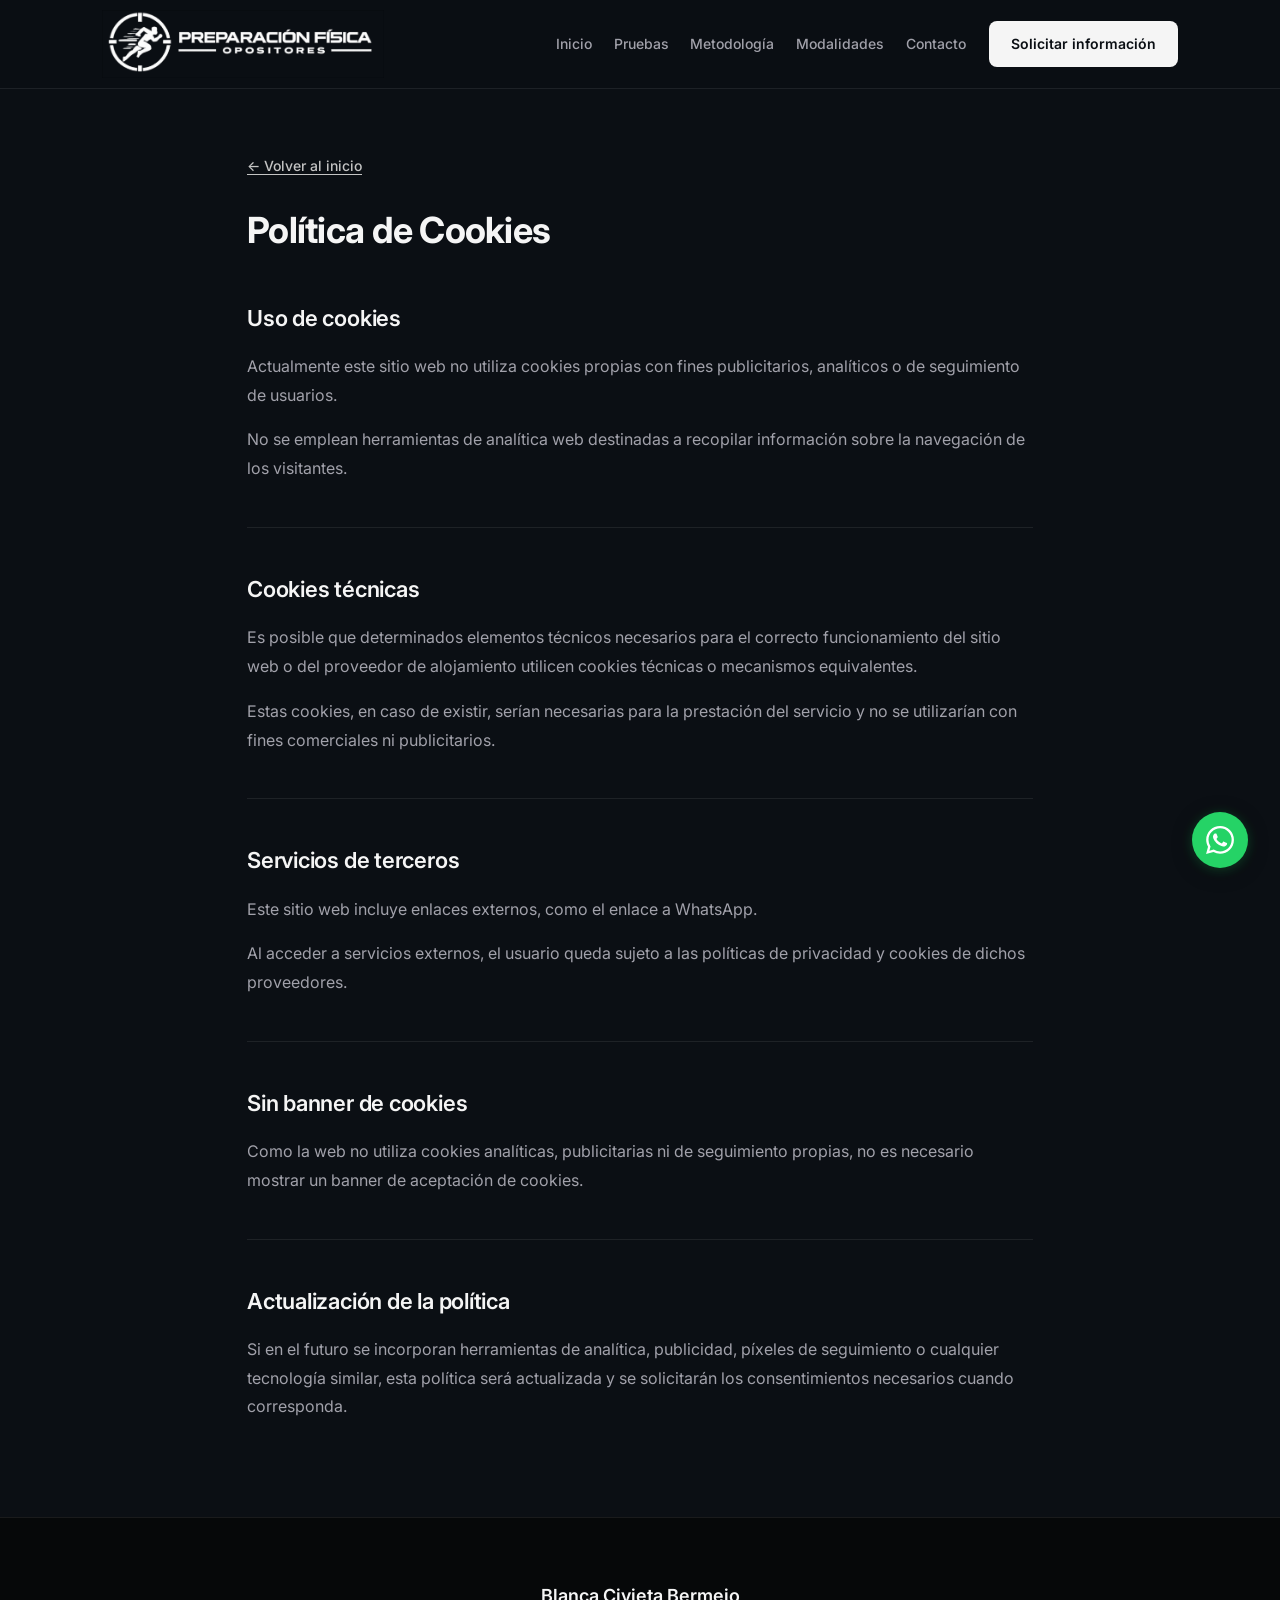
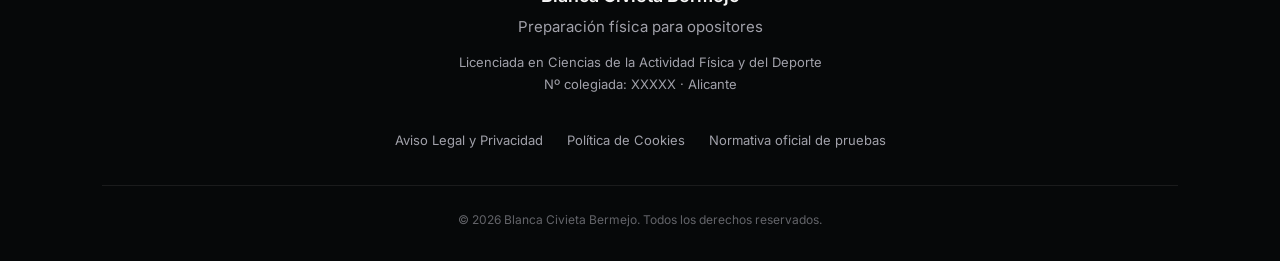
<file: politica-cookies.html>
﻿<!DOCTYPE html>
<html lang="es">
<head>
  <meta charset="UTF-8">
  <meta name="viewport" content="width=device-width, initial-scale=1.0">
  <meta name="description" content="Política de cookies de Blanca Civieta Bermejo — Preparación física para opositores.">
  <title>Política de Cookies | Blanca Civieta</title>
  <link rel="preconnect" href="https://fonts.googleapis.com">
  <link rel="preconnect" href="https://fonts.gstatic.com" crossorigin>
  <link href="https://fonts.googleapis.com/css2?family=Inter:wght@400;500;600;700&display=swap" rel="stylesheet">
  <link rel="stylesheet" href="styles.css">
</head>
<body>

  <header class="navbar" id="navbar">
    <div class="container navbar__inner">
      <a href="index.html" class="navbar__logo">
        <img src="Assets/images/LogoClaro.png" alt="Preparación Física Opositores" class="navbar__logo-img">
      </a>

      <button class="navbar__toggle" id="navToggle" aria-label="Abrir menú" aria-expanded="false">
        <span></span>
        <span></span>
        <span></span>
      </button>

      <nav class="navbar__nav" id="navMenu">
        <ul class="navbar__list">
          <li><a href="index.html" class="navbar__link">Inicio</a></li>
          <li><a href="index.html#pruebas" class="navbar__link">Pruebas</a></li>
          <li><a href="index.html#metodologia" class="navbar__link">Metodología</a></li>
          <li><a href="index.html#modalidades" class="navbar__link">Modalidades</a></li>
          <li><a href="https://wa.me/34667721160?text=Hola%20Blanca,%20me%20gustaría%20recibir%20información%20sobre%20la%20preparación%20física%20para%20oposiciones." class="navbar__link" target="_blank" rel="noopener noreferrer">Contacto</a></li>
        </ul>
        <a href="https://wa.me/34667721160?text=Hola%20Blanca,%20me%20gustaría%20recibir%20información%20sobre%20la%20preparación%20física%20para%20oposiciones." class="btn btn--primary btn--sm navbar__cta" target="_blank" rel="noopener noreferrer">Solicitar información</a>
      </nav>
    </div>
  </header>

  <main class="legal-page">
    <div class="container legal-content">
      <a href="index.html" class="legal-back">← Volver al inicio</a>

      <h1 class="legal-content__title">Política de Cookies</h1>

      <section class="legal-section">
        <h2 class="legal-section__title">Uso de cookies</h2>
        <p>
          Actualmente este sitio web no utiliza cookies propias con fines publicitarios, analíticos
          o de seguimiento de usuarios.
        </p>
        <p>
          No se emplean herramientas de analítica web destinadas a recopilar información sobre la
          navegación de los visitantes.
        </p>
      </section>

      <section class="legal-section">
        <h2 class="legal-section__title">Cookies técnicas</h2>
        <p>
          Es posible que determinados elementos técnicos necesarios para el correcto funcionamiento
          del sitio web o del proveedor de alojamiento utilicen cookies técnicas o mecanismos
          equivalentes.
        </p>
        <p>
          Estas cookies, en caso de existir, serían necesarias para la prestación del servicio y no
          se utilizarían con fines comerciales ni publicitarios.
        </p>
      </section>

      <section class="legal-section">
        <h2 class="legal-section__title">Servicios de terceros</h2>
        <p>
          Este sitio web incluye enlaces externos, como el enlace a WhatsApp.
        </p>
        <p>
          Al acceder a servicios externos, el usuario queda sujeto a las políticas de privacidad y
          cookies de dichos proveedores.
        </p>
      </section>

      <section class="legal-section">
        <h2 class="legal-section__title">Sin banner de cookies</h2>
        <p>
          Como la web no utiliza cookies analíticas, publicitarias ni de seguimiento propias, no es
          necesario mostrar un banner de aceptación de cookies.
        </p>
      </section>

      <section class="legal-section">
        <h2 class="legal-section__title">Actualización de la política</h2>
        <p>
          Si en el futuro se incorporan herramientas de analítica, publicidad, píxeles de seguimiento
          o cualquier tecnología similar, esta política será actualizada y se solicitarán los
          consentimientos necesarios cuando corresponda.
        </p>
      </section>
    </div>
  </main>

  <footer class="footer">
    <div class="container footer__inner">
      <div class="footer__brand">
        <p class="footer__name">Blanca Civieta Bermejo</p>
        <p class="footer__tagline">Preparación física para opositores</p>
        <p class="footer__info">
          Licenciada en Ciencias de la Actividad Física y del Deporte<br>
          Nº colegiada: XXXXX · Alicante
        </p>
      </div>

      <nav class="footer__nav">
        <ul class="footer__links">
          <li><a href="aviso-legal-privacidad.html">Aviso Legal y Privacidad</a></li>
          <li><a href="politica-cookies.html">Política de Cookies</a></li>
          <li><a href="index.html#normativa">Normativa oficial de pruebas</a></li>
        </ul>
      </nav>

      <p class="footer__copy">© 2026 Blanca Civieta Bermejo. Todos los derechos reservados.</p>
    </div>
  </footer>

  <a href="https://wa.me/34667721160?text=Hola%20Blanca,%20me%20gustaría%20recibir%20información%20sobre%20la%20preparación%20física%20para%20oposiciones." class="whatsapp-float" target="_blank" rel="noopener noreferrer" aria-label="Hablar por WhatsApp">
    <svg viewBox="0 0 24 24" fill="currentColor" aria-hidden="true"><path d="M17.472 14.382c-.297-.149-1.758-.867-2.03-.967-.273-.099-.471-.148-.67.15-.197.297-.767.966-.94 1.164-.173.199-.347.223-.644.075-.297-.15-1.255-.463-2.39-1.475-.883-.788-1.48-1.761-1.653-2.059-.173-.297-.018-.458.13-.606.134-.133.298-.347.446-.52.149-.174.198-.298.298-.497.099-.198.05-.371-.025-.52-.075-.149-.669-1.612-.916-2.207-.242-.579-.487-.5-.669-.51-.173-.008-.371-.01-.57-.01-.198 0-.52.074-.792.372-.272.297-1.04 1.016-1.04 2.479 0 1.462 1.065 2.875 1.213 3.074.149.198 2.096 3.2 5.077 4.487.709.306 1.262.489 1.694.625.712.227 1.36.195 1.871.118.571-.085 1.758-.719 2.006-1.413.248-.694.248-1.289.173-1.413-.074-.124-.272-.198-.57-.347m-5.421 7.403h-.004a9.87 9.87 0 01-5.031-1.378l-.361-.214-3.741.982.998-3.648-.235-.374a9.86 9.86 0 01-1.51-5.26c.001-5.45 4.436-9.884 9.888-9.884 2.64 0 5.122 1.03 6.988 2.898a9.825 9.825 0 012.893 6.994c-.003 5.45-4.435 9.884-9.885 9.884m8.413-18.297A11.815 11.815 0 0012.05 0C5.495 0 .16 5.335.157 11.892c0 2.096.547 4.142 1.588 5.945L.057 24l6.305-1.654a11.882 11.882 0 005.683 1.448h.005c6.554 0 11.89-5.335 11.893-11.893a11.821 11.821 0 00-3.48-8.413z"/></svg>
  </a>

  <script src="script.js"></script>
</body>
</html>
</file>
<file: styles.css>
/* ============================================
   Blanca Civieta — Preparación Física Opositores
   Paleta neutra: negro, grafito, plata, blanco roto
   ============================================ */

/* --- Variables --- */
:root {
  --color-bg: #0B0F14;
  --color-bg-alt: #111827;
  --color-card: #151A21;
  --color-text: #F5F5F5;
  --color-text-muted: #A1A1AA;
  --color-silver: #C4C4C4;
  --color-silver-dim: rgba(196, 196, 196, 0.45);
  --color-bronze: #B08D57;
  --color-border: rgba(255, 255, 255, 0.08);
  --color-border-silver: rgba(196, 196, 196, 0.35);
  --color-border-accent: rgba(196, 196, 196, 0.22);

  /* Acentos por cuerpo (solo cards de pruebas) */
  --color-cnp: #1B365D;
  --color-gc: #5A6B47;
  --color-local: #3D8BD4;

  --font-family: 'Inter', -apple-system, BlinkMacSystemFont, 'Segoe UI', sans-serif;
  --radius-sm: 8px;
  --radius-md: 12px;
  --radius-lg: 16px;
  --shadow-card: 0 4px 24px rgba(0, 0, 0, 0.35);
  --shadow-hover: 0 8px 32px rgba(0, 0, 0, 0.45);

  --section-padding: clamp(4rem, 8vw, 7rem);
  --container-max: 1140px;
  --transition: 0.25s ease;
}

/* --- Reset & Base --- */
*,
*::before,
*::after {
  box-sizing: border-box;
  margin: 0;
  padding: 0;
}

html {
  scroll-behavior: smooth;
  scroll-padding-top: 80px;
}

body {
  font-family: var(--font-family);
  font-size: 1rem;
  line-height: 1.6;
  color: var(--color-text);
  background-color: var(--color-bg);
  -webkit-font-smoothing: antialiased;
}

img {
  max-width: 100%;
  display: block;
}

a {
  color: inherit;
  text-decoration: none;
}

ul {
  list-style: none;
}

/* --- Utilidades --- */
.container {
  width: 100%;
  max-width: var(--container-max);
  margin-inline: auto;
  padding-inline: clamp(1.25rem, 4vw, 2rem);
}

.container--narrow {
  max-width: 640px;
}

/* --- Botones --- */
.btn {
  display: inline-flex;
  align-items: center;
  justify-content: center;
  gap: 0.5rem;
  padding: 0.875rem 1.75rem;
  font-family: inherit;
  font-size: 0.9375rem;
  font-weight: 600;
  border-radius: var(--radius-sm);
  border: 2px solid transparent;
  cursor: pointer;
  transition: background var(--transition), border-color var(--transition),
              color var(--transition), transform var(--transition), box-shadow var(--transition);
  white-space: nowrap;
}

.btn--primary {
  background: var(--color-text);
  color: var(--color-bg);
  border-color: rgba(255, 255, 255, 0.12);
}

.btn--primary:hover {
  background: var(--color-silver);
  border-color: var(--color-silver);
  color: var(--color-bg);
  transform: translateY(-2px);
  box-shadow: 0 4px 16px rgba(0, 0, 0, 0.28);
}

.btn--outline {
  background: transparent;
  color: var(--color-text);
  border-color: var(--color-border-silver);
}

.btn--outline:hover {
  background: var(--color-bg-alt);
  border-color: var(--color-silver-dim);
  color: var(--color-text);
  transform: translateY(-2px);
}

.btn--sm {
  padding: 0.625rem 1.25rem;
  font-size: 0.875rem;
}

.btn--full {
  width: 100%;
}

.btn__icon {
  width: 1.25rem;
  height: 1.25rem;
  flex-shrink: 0;
}

.btn--lg {
  padding: 1rem 2rem;
  font-size: 1rem;
}

.btn--whatsapp {
  background: #25D366;
  color: #fff;
  border-color: #25D366;
}

.btn--whatsapp:hover {
  background: #20BD5A;
  border-color: #20BD5A;
  color: #fff;
  transform: translateY(-2px);
  box-shadow: 0 4px 20px rgba(37, 211, 102, 0.35);
}

/* --- Badges --- */
.badge {
  display: inline-flex;
  align-items: center;
  padding: 0.5rem 1rem;
  font-size: 0.8125rem;
  font-weight: 500;
  color: var(--color-text-muted);
  background: var(--color-card);
  border: 1px solid var(--color-border);
  border-radius: 100px;
}

.badge--bronze {
  color: var(--color-bronze);
  border-color: rgba(176, 141, 87, 0.35);
}

/* ============================================
   NAVBAR
   ============================================ */
.navbar {
  position: sticky;
  top: 0;
  z-index: 100;
  background: rgba(11, 15, 20, 0.92);
  backdrop-filter: blur(12px);
  -webkit-backdrop-filter: blur(12px);
  border-bottom: 1px solid var(--color-border);
}

.navbar__inner {
  display: flex;
  align-items: center;
  justify-content: space-between;
  height: 88px;
  gap: clamp(1rem, 2vw, 1.5rem);
}

.navbar__logo {
  display: flex;
  align-items: center;
  font-size: 0.9375rem;
  font-weight: 600;
  color: var(--color-text);
  white-space: nowrap;
  transition: opacity var(--transition);
  flex-shrink: 0;
}

.navbar__logo:hover {
  opacity: 0.88;
}

.navbar__logo-img {
  display: block;
  width: clamp(235px, 22vw, 315px);
  height: auto;
  max-height: 68px;
  object-fit: contain;
  object-position: left center;
}

.navbar__logo-sep {
  color: var(--color-text-muted);
  font-weight: 400;
  margin-inline: 0.35rem;
}

.navbar__nav {
  display: flex;
  align-items: center;
  gap: clamp(1rem, 1.8vw, 2rem);
  min-width: 0;
}

.navbar__list {
  display: flex;
  align-items: center;
  gap: clamp(1rem, 1.7vw, 1.75rem);
}

.navbar__link {
  font-size: 0.875rem;
  font-weight: 500;
  color: var(--color-text-muted);
  transition: color var(--transition);
}

.navbar__link:hover {
  color: var(--color-text);
}

/* Hamburguesa — oculta en desktop */
.navbar__toggle {
  display: none;
  flex-direction: column;
  justify-content: center;
  gap: 5px;
  width: 40px;
  height: 40px;
  background: none;
  border: 1px solid var(--color-border);
  border-radius: var(--radius-sm);
  cursor: pointer;
  padding: 8px;
}

.navbar__toggle span {
  display: block;
  width: 100%;
  height: 2px;
  background: var(--color-text);
  border-radius: 2px;
  transition: transform var(--transition), opacity var(--transition);
}

.navbar__toggle.is-active span:nth-child(1) {
  transform: translateY(7px) rotate(45deg);
}

.navbar__toggle.is-active span:nth-child(2) {
  opacity: 0;
}

.navbar__toggle.is-active span:nth-child(3) {
  transform: translateY(-7px) rotate(-45deg);
}

/* ============================================
   HERO
   ============================================ */
.hero {
  position: relative;
  z-index: 1;
  padding: clamp(2.75rem, 6.5vw, 5.25rem) 0 clamp(7.5rem, 13vw, 11rem);
  overflow: hidden;
  background:
    linear-gradient(
      to bottom,
      var(--color-bg) 0%,
      rgba(11, 15, 20, 0.96) 34%,
      rgba(11, 15, 20, 0.66) 58%,
      rgba(11, 15, 20, 0) 100%
    ),
    radial-gradient(ellipse 80% 60% at 50% 0%, rgba(255, 255, 255, 0.04) 0%, transparent 60%),
    transparent;
}

/* Patrón grid tecnológico discreto */
.hero__grid-pattern,
.cta__grid-pattern {
  position: absolute;
  inset: 0;
  background-image:
    linear-gradient(rgba(255, 255, 255, 0.03) 1px, transparent 1px),
    linear-gradient(90deg, rgba(255, 255, 255, 0.03) 1px, transparent 1px);
  background-size: 48px 48px;
  mask-image: linear-gradient(to bottom, rgba(0,0,0,0.6) 0%, transparent 80%);
  -webkit-mask-image: linear-gradient(to bottom, rgba(0,0,0,0.6) 0%, transparent 80%);
  pointer-events: none;
}

.hero__content {
  position: relative;
  z-index: 2;
  max-width: 1080px;
}

.hero__title {
  font-size: clamp(2rem, 5vw, 3.25rem);
  font-weight: 700;
  line-height: 1.15;
  letter-spacing: -0.02em;
  margin-bottom: 1rem;
}

.hero__subtitle {
  position: relative;
  display: inline-block;
  font-size: clamp(1rem, 2.5vw, 1.25rem);
  font-weight: 600;
  color: var(--color-silver);
  margin-bottom: 2rem;
  letter-spacing: 0.02em;
}

.hero__subtitle::after {
  content: '';
  display: block;
  width: 88px;
  height: 3px;
  margin-top: 0.85rem;
  border-radius: 100px;
  background:
    linear-gradient(
      to right,
      rgba(173, 21, 25, 0.75) 0 33.33%,
      rgba(250, 189, 0, 0.78) 33.33% 66.66%,
      rgba(173, 21, 25, 0.75) 66.66% 100%
    );
  box-shadow: 0 0 18px rgba(250, 189, 0, 0.08);
}

.hero__text {
  font-size: clamp(1rem, 2vw, 1.125rem);
  color: var(--color-text-muted);
  margin-bottom: 1.5rem;
  max-width: 760px;
}

.hero__actions {
  display: flex;
  flex-wrap: wrap;
  gap: 1rem;
}

.hero__badges {
  display: flex;
  flex-wrap: wrap;
  align-items: center;
  gap: 0.75rem 1.25rem;
  margin-bottom: 2.25rem;
  padding-left: 1rem;
  border-left: 2px solid var(--color-silver-dim);
}

.hero__badges span {
  position: relative;
  font-size: 0.875rem;
  font-weight: 600;
  color: rgba(245, 245, 245, 0.82);
}

.hero__badges span + span::before {
  content: '';
  position: absolute;
  left: -0.7rem;
  top: 50%;
  width: 4px;
  height: 4px;
  background: var(--color-silver-dim);
  border-radius: 50%;
  transform: translateY(-50%);
}

@media (min-width: 1024px) {
  .hero__title {
    white-space: nowrap;
  }
}

/* ============================================
   SECCIONES GENERALES
   ============================================ */
.section {
  position: relative;
  padding-block: var(--section-padding);
}

.section--alt {
  background-color: var(--color-bg-alt);
}

.section--solid {
  overflow: hidden;
  background: var(--color-bg);
}

.section--solid::before {
  content: '';
  position: absolute;
  top: 0;
  left: 50%;
  width: min(92%, var(--container-max));
  height: 1px;
  background: linear-gradient(
    to right,
    transparent,
    rgba(196, 196, 196, 0.18),
    transparent
  );
  transform: translateX(-50%);
  pointer-events: none;
}

.section--solid::after {
  content: '';
  position: absolute;
  top: 0;
  left: 50%;
  width: min(42rem, 70%);
  height: 10rem;
  background: radial-gradient(ellipse at top, rgba(196, 196, 196, 0.055), transparent 70%);
  transform: translateX(-50%);
  pointer-events: none;
}

.section--parallax-bg {
  isolation: isolate;
  background-image:
    linear-gradient(
      to bottom,
      rgba(11, 15, 20, 0.94) 0%,
      rgba(11, 15, 20, 0.74) 18%,
      rgba(11, 15, 20, 0.76) 82%,
      rgba(11, 15, 20, 0.94) 100%
    ),
    linear-gradient(rgba(11, 15, 20, 0.64), rgba(11, 15, 20, 0.64)),
    url("Assets/images/Cuerpos.png");
  background-attachment: fixed, fixed, fixed;
  background-position: center, center, center 38%;
  background-repeat: no-repeat;
  background-size: cover;
}

.section--photo-break {
  min-height: clamp(18rem, 42vw, 34rem);
  z-index: 0;
  margin-top: clamp(-20rem, -23vw, -13rem);
  padding-block: 0;
  background-image:
    linear-gradient(
      to bottom,
      rgba(11, 15, 20, 0.9) 0%,
      rgba(11, 15, 20, 0.42) 28%,
      rgba(11, 15, 20, 0.34) 62%,
      rgba(11, 15, 20, 0.88) 100%
    ),
    linear-gradient(rgba(11, 15, 20, 0.22), rgba(11, 15, 20, 0.22)),
    url("Assets/images/Cuerpos.png");
  background-position: center, center, center 62%;
}

.section--parallax-bg::before,
.section--parallax-bg::after {
  content: '';
  position: absolute;
  left: 0;
  right: 0;
  z-index: 0;
  height: clamp(3rem, 7vw, 6rem);
  pointer-events: none;
}

.section--parallax-bg::before {
  top: 0;
  background: linear-gradient(to bottom, var(--color-bg) 0%, rgba(11, 15, 20, 0) 100%);
}

.section--parallax-bg::after {
  bottom: 0;
  background: linear-gradient(to top, var(--color-bg) 0%, rgba(11, 15, 20, 0) 100%);
}

.section--parallax-bg + .section--parallax-bg::before {
  opacity: 0.38;
}

.section--parallax-bg > .container {
  position: relative;
  z-index: 1;
}

.section--solid > .container {
  position: relative;
  z-index: 1;
}

.section--parallax-bg .section__subtitle,
.section--parallax-bg .section__text {
  color: rgba(245, 245, 245, 0.78);
}

.section--parallax-bg .card,
.section--parallax-bg .normativa-notice {
  background:
    linear-gradient(180deg, rgba(255, 255, 255, 0.04), rgba(255, 255, 255, 0) 38%),
    rgba(21, 26, 33, 0.9);
  border-color: rgba(196, 196, 196, 0.18);
  box-shadow: 0 8px 32px rgba(0, 0, 0, 0.42);
  backdrop-filter: blur(8px);
  -webkit-backdrop-filter: blur(8px);
}

.section--parallax-bg .card:hover,
.section--parallax-bg .normativa-notice:hover {
  border-color: rgba(196, 196, 196, 0.32);
  box-shadow: var(--shadow-hover), 0 0 30px rgba(196, 196, 196, 0.08);
}

.section__header {
  text-align: center;
  margin-bottom: clamp(2.5rem, 5vw, 4rem);
}

.section__header--narrow {
  max-width: 720px;
  margin-inline: auto;
  margin-bottom: clamp(2.5rem, 5vw, 4rem);
}

.section__title {
  position: relative;
  display: inline-block;
  font-size: clamp(1.75rem, 4vw, 2.5rem);
  font-weight: 700;
  letter-spacing: -0.02em;
  margin-bottom: 0.75rem;
}

.section__title::after {
  content: '';
  display: block;
  width: 56px;
  height: 2px;
  margin: 0.9rem auto 0;
  border-radius: 100px;
  background: linear-gradient(to right, transparent, var(--color-silver-dim), transparent);
}

.section__subtitle {
  font-size: clamp(1rem, 2vw, 1.125rem);
  color: var(--color-text-muted);
}

.section__text {
  font-size: clamp(1rem, 2vw, 1.0625rem);
  color: var(--color-text-muted);
  line-height: 1.7;
}

.section__link-wrap {
  text-align: center;
  margin-top: 2.5rem;
}

.section__link {
  font-size: 0.875rem;
  color: var(--color-silver);
  transition: color var(--transition);
}

.section__link:hover {
  color: var(--color-text);
}

/* ============================================
   CARDS
   ============================================ */
.cards-grid {
  display: grid;
  gap: 1.5rem;
}

.cards-grid--3 {
  grid-template-columns: repeat(auto-fit, minmax(280px, 1fr));
}

.cards-grid--2 {
  grid-template-columns: repeat(auto-fit, minmax(320px, 1fr));
}

.card {
  background:
    linear-gradient(180deg, rgba(255, 255, 255, 0.035), rgba(255, 255, 255, 0) 36%),
    var(--color-card);
  border: 1px solid var(--color-border);
  border-radius: var(--radius-lg);
  padding: 2rem;
  box-shadow: var(--shadow-card);
  transition: transform var(--transition), border-color var(--transition), box-shadow var(--transition);
}

.card:hover {
  transform: translateY(-4px);
  border-color: var(--color-border-accent);
  box-shadow: var(--shadow-hover);
}

/* Acentos por cuerpo — solo en detalles, fondo neutro */
.card--cnp,
.card--gc,
.card--local {
  position: relative;
}

.card--cnp {
  --card-accent: var(--color-cnp);
}

.card--gc {
  --card-accent: var(--color-gc);
}

.card--local {
  --card-accent: var(--color-local);
}

.card--cnp::before,
.card--gc::before,
.card--local::before {
  content: '';
  position: absolute;
  top: 0;
  left: 0;
  right: 0;
  height: 3px;
  background: var(--card-accent);
  border-radius: var(--radius-lg) var(--radius-lg) 0 0;
}

.card--cnp .card__icon,
.card--gc .card__icon,
.card--local .card__icon {
  color: var(--card-accent);
}

.card--cnp .card__list li::before,
.card--gc .card__list li::before,
.card--local .card__list li::before {
  background: var(--card-accent);
}

.card--cnp:hover {
  border-color: rgba(27, 54, 93, 0.4);
  box-shadow: var(--shadow-hover), 0 0 28px rgba(27, 54, 93, 0.15);
}

.card--gc:hover {
  border-color: rgba(90, 107, 71, 0.45);
  box-shadow: var(--shadow-hover), 0 0 28px rgba(90, 107, 71, 0.15);
}

.card--local:hover {
  border-color: rgba(61, 139, 212, 0.4);
  box-shadow: var(--shadow-hover), 0 0 28px rgba(61, 139, 212, 0.18);
}

.card--compact {
  padding: 1.75rem;
}

.card--large {
  padding: clamp(2rem, 4vw, 2.5rem);
  display: flex;
  flex-direction: column;
}

.card__icon {
  width: 40px;
  height: 40px;
  color: var(--color-silver);
  margin-bottom: 1.25rem;
}

.card__icon svg {
  width: 100%;
  height: 100%;
}

/* Logos institucionales en cards */
.card__logo-wrap {
  width: 64px;
  height: 64px;
  display: flex;
  align-items: center;
  justify-content: center;
  margin-bottom: 1rem;
}

.card__body-logo {
  max-width: 100%;
  max-height: 100%;
  width: auto;
  height: auto;
  object-fit: contain;
  display: block;
}

.card__number {
  display: block;
  font-size: 0.75rem;
  font-weight: 700;
  color: var(--color-silver);
  letter-spacing: 0.1em;
  margin-bottom: 0.75rem;
}

.card__title {
  font-size: 1.25rem;
  font-weight: 600;
  margin-bottom: 1rem;
}

.card__title--lg {
  font-size: clamp(1.25rem, 2.5vw, 1.5rem);
  margin-bottom: 1.5rem;
}

#pruebas .card__title,
#normativa .card__title {
  font-size: clamp(1.45rem, 2.6vw, 1.75rem);
  line-height: 1.2;
  margin-bottom: 1.25rem;
}

.card__list {
  margin-bottom: 1.25rem;
}

.card__list li {
  position: relative;
  padding-left: 1.25rem;
  font-size: 0.9375rem;
  color: var(--color-text-muted);
  margin-bottom: 0.5rem;
}

.card__list li::before {
  content: '';
  position: absolute;
  left: 0;
  top: 0.55em;
  width: 6px;
  height: 6px;
  background: var(--color-silver-dim);
  border-radius: 50%;
}

.card__list--check li::before {
  content: '✓';
  width: auto;
  height: auto;
  background: none;
  color: var(--color-silver);
  font-size: 0.75rem;
  font-weight: 700;
  top: 0.1em;
}

.card__note,
.card__text {
  font-size: 0.875rem;
  color: var(--color-text-muted);
  line-height: 1.6;
}

.card__highlight {
  font-size: 0.9375rem;
  font-weight: 500;
  color: var(--color-bronze);
  margin-block: 1.5rem;
  padding-left: 1rem;
  border-left: 2px solid var(--color-bronze);
  flex-grow: 1;
}

.card__trial {
  margin: 0 0 1rem;
  padding: 0.875rem 1rem;
  font-size: 0.9375rem;
  font-weight: 700;
  line-height: 1.35;
  color: var(--color-text);
  background: rgba(196, 196, 196, 0.1);
  border: 1px solid rgba(196, 196, 196, 0.26);
  border-left: 3px solid var(--color-bronze);
  border-radius: var(--radius-sm);
}

.card--large .btn {
  align-self: flex-start;
  margin-top: auto;
}

#modalidades .card__highlight {
  flex-grow: 0;
}

#modalidades .card__trial {
  margin-top: auto;
}

.card__trial + .btn {
  margin-top: 0;
}

/* ============================================
   NORMATIVA OFICIAL Y BAREMOS
   ============================================ */
.card--normativa {
  display: flex;
  flex-direction: column;
}

.card--normativa .card__text {
  flex-grow: 1;
}

.normativa-links {
  display: flex;
  flex-direction: column;
  gap: 0.75rem;
  margin-top: 1.25rem;
}

.normativa-btn {
  display: flex;
  flex-direction: column;
  align-items: flex-start;
  gap: 0.2rem;
  padding: 0.875rem 1.25rem;
  background: transparent;
  border: 1px solid var(--color-border-silver);
  border-radius: var(--radius-sm);
  text-align: left;
  transition: background var(--transition), border-color var(--transition), transform var(--transition);
}

.normativa-btn:hover {
  background: var(--color-bg-alt);
  border-color: var(--color-silver-dim);
  transform: translateY(-1px);
}

.normativa-btn__label {
  font-size: 0.8125rem;
  font-weight: 600;
  color: var(--color-text);
}

.normativa-btn__detail {
  font-size: 0.8125rem;
  color: var(--color-silver);
}

.normativa-note {
  font-size: 0.75rem;
  color: var(--color-text-muted);
  line-height: 1.5;
  padding-left: 0.25rem;
}

.normativa-foot {
  font-size: 0.8125rem;
  color: var(--color-text-muted);
  margin-top: 1rem;
  line-height: 1.5;
}

.normativa-notice {
  margin-top: clamp(2.5rem, 5vw, 3.5rem);
  padding: clamp(1.5rem, 3vw, 2rem) clamp(1.5rem, 3vw, 2.25rem);
  background: var(--color-card);
  border: 1px solid var(--color-border);
  border-left: 3px solid var(--color-silver-dim);
  border-radius: var(--radius-lg);
  max-width: 850px;
  margin-inline: auto;
}

.normativa-notice__title {
  font-size: 1rem;
  font-weight: 600;
  color: var(--color-text);
  margin-bottom: 0.75rem;
}

.normativa-notice__text {
  font-size: 0.9375rem;
  color: var(--color-text-muted);
  line-height: 1.75;
}

/* ============================================
   GALERÍA
   ============================================ */
.gallery {
  display: grid;
  grid-template-columns: repeat(auto-fit, minmax(260px, 1fr));
  gap: 1.25rem;
}

.gallery__item {
  margin: 0;
}

.gallery__placeholder {
  aspect-ratio: 4 / 3;
  display: flex;
  align-items: center;
  justify-content: center;
  background:
    linear-gradient(135deg, var(--color-card) 0%, rgba(255, 255, 255, 0.04) 100%);
  border: 1px solid var(--color-border);
  border-radius: var(--radius-lg);
  overflow: hidden;
  transition: transform var(--transition), border-color var(--transition), box-shadow var(--transition);
}

.gallery__placeholder span {
  font-size: 0.875rem;
  font-weight: 500;
  color: var(--color-text-muted);
  text-align: center;
  padding: 1rem;
}

.gallery__item:hover .gallery__placeholder {
  transform: scale(1.02);
  border-color: var(--color-border-accent);
  box-shadow: var(--shadow-hover);
}

/* ============================================
   SOBRE MÍ
   ============================================ */
.about {
  max-width: 720px;
  margin-inline: auto;
}

.about__header {
  margin-bottom: 2rem;
}

.about__name {
  font-size: clamp(1.5rem, 3vw, 2rem);
  font-weight: 600;
  color: var(--color-text);
  margin-top: 0.5rem;
}

.about__text {
  font-size: 1.0625rem;
  color: var(--color-text-muted);
  margin-bottom: 1.25rem;
  line-height: 1.7;
}

.about__badges {
  display: flex;
  flex-wrap: wrap;
  gap: 0.75rem;
  margin-top: 2rem;
}

/* ============================================
   FAQ
   ============================================ */
.faq__list {
  display: grid;
  gap: 1rem;
  max-width: 900px;
  margin-inline: auto;
}

.faq__item {
  overflow: hidden;
  background:
    linear-gradient(180deg, rgba(255, 255, 255, 0.04), rgba(255, 255, 255, 0) 42%),
    rgba(21, 26, 33, 0.92);
  border: 1px solid rgba(196, 196, 196, 0.16);
  border-radius: var(--radius-lg);
  box-shadow: var(--shadow-card);
  backdrop-filter: blur(8px);
  -webkit-backdrop-filter: blur(8px);
  transition: border-color var(--transition), box-shadow var(--transition), transform var(--transition);
}

.faq__item:hover,
.faq__item.is-open {
  border-color: rgba(196, 196, 196, 0.32);
  box-shadow: var(--shadow-hover), 0 0 28px rgba(196, 196, 196, 0.07);
}

.faq__item.is-open {
  transform: translateY(-2px);
}

.faq__heading {
  margin: 0;
}

.faq__button {
  display: flex;
  align-items: center;
  justify-content: space-between;
  gap: 1rem;
  width: 100%;
  padding: clamp(1.15rem, 3vw, 1.45rem) clamp(1.25rem, 3vw, 1.75rem);
  font: inherit;
  color: var(--color-text);
  text-align: left;
  background: transparent;
  border: 0;
  cursor: pointer;
}

.faq__button:focus-visible {
  outline: 2px solid var(--color-silver);
  outline-offset: -4px;
}

.faq__question {
  font-size: clamp(1rem, 2vw, 1.125rem);
  font-weight: 650;
  line-height: 1.35;
}

.faq__icon {
  position: relative;
  flex: 0 0 auto;
  width: 1.35rem;
  height: 1.35rem;
  border: 1px solid rgba(196, 196, 196, 0.42);
  border-radius: 50%;
  transition: border-color var(--transition), transform var(--transition);
}

.faq__icon::before,
.faq__icon::after {
  content: '';
  position: absolute;
  top: 50%;
  left: 50%;
  width: 0.65rem;
  height: 2px;
  background: var(--color-silver);
  border-radius: 2px;
  transform: translate(-50%, -50%);
  transition: opacity var(--transition), transform var(--transition);
}

.faq__icon::after {
  transform: translate(-50%, -50%) rotate(90deg);
}

.faq__button[aria-expanded="true"] .faq__icon {
  border-color: rgba(245, 245, 245, 0.72);
  transform: rotate(180deg);
}

.faq__button[aria-expanded="true"] .faq__icon::after {
  opacity: 0;
}

.faq__answer {
  display: grid;
  grid-template-rows: 0fr;
  transition: grid-template-rows var(--transition);
}

.faq__item.is-open .faq__answer {
  grid-template-rows: 1fr;
}

.faq__answer-inner {
  overflow: hidden;
}

.faq__answer-inner p {
  padding: 0 clamp(1.25rem, 3vw, 1.75rem) clamp(1.25rem, 3vw, 1.55rem);
  color: rgba(245, 245, 245, 0.72);
  line-height: 1.75;
}

/* ============================================
   CTA FINAL
   ============================================ */
.cta {
  position: relative;
  padding: clamp(4rem, 8vw, 6rem) 0;
  overflow: hidden;
  background:
    radial-gradient(ellipse 70% 80% at 50% 100%, rgba(255, 255, 255, 0.05) 0%, transparent 60%),
    var(--color-bg-alt);
  text-align: center;
}

.cta__content {
  position: relative;
}

.cta__title {
  font-size: clamp(1.75rem, 4vw, 2.5rem);
  font-weight: 700;
  margin-bottom: 1rem;
}

.cta__text {
  font-size: clamp(1rem, 2vw, 1.125rem);
  color: var(--color-text-muted);
  max-width: 560px;
  margin-inline: auto;
  margin-bottom: 2rem;
}

.cta__actions {
  display: flex;
  flex-wrap: wrap;
  justify-content: center;
  gap: 1rem;
}

/* ============================================
   CONTACTO
   ============================================ */
.contact {
  text-align: center;
}

.contact .section__header {
  margin-bottom: 2rem;
}

.contact .section__text {
  max-width: 560px;
  margin-inline: auto;
}

/* ============================================
   BOTÓN FLOTANTE WHATSAPP
   ============================================ */
.whatsapp-float {
  position: fixed;
  bottom: clamp(1.25rem, 4vw, 2rem);
  right: clamp(1.25rem, 4vw, 2rem);
  z-index: 200;
  display: flex;
  align-items: center;
  justify-content: center;
  width: 56px;
  height: 56px;
  background: #25D366;
  color: #fff;
  border-radius: 50%;
  box-shadow: 0 4px 20px rgba(0, 0, 0, 0.35), 0 2px 12px rgba(37, 211, 102, 0.3);
  transition: transform var(--transition), box-shadow var(--transition), background var(--transition);
}

.whatsapp-float svg {
  width: 28px;
  height: 28px;
}

.whatsapp-float:hover {
  background: #20BD5A;
  transform: scale(1.08) translateY(-2px);
  box-shadow: 0 6px 28px rgba(0, 0, 0, 0.4), 0 4px 16px rgba(37, 211, 102, 0.4);
}

/* ============================================
   FOOTER
   ============================================ */
.footer {
  background: #060809;
  border-top: 1px solid var(--color-border);
  padding: clamp(3rem, 6vw, 4rem) 0 2rem;
}

.footer__inner {
  display: flex;
  flex-direction: column;
  align-items: center;
  text-align: center;
  gap: 2rem;
}

.footer__name {
  font-size: 1.125rem;
  font-weight: 600;
  margin-bottom: 0.25rem;
}

.footer__tagline {
  font-size: 0.9375rem;
  color: var(--color-text-muted);
  margin-bottom: 0.75rem;
}

.footer__info {
  font-size: 0.8125rem;
  color: var(--color-text-muted);
  line-height: 1.7;
}

.footer__links {
  display: flex;
  flex-wrap: wrap;
  justify-content: center;
  gap: 1.5rem;
}

.footer__links a {
  font-size: 0.8125rem;
  color: var(--color-text-muted);
  transition: color var(--transition);
}

.footer__links a:hover {
  color: var(--color-silver);
}

.footer__copy {
  font-size: 0.75rem;
  color: rgba(161, 161, 170, 0.6);
  padding-top: 1.5rem;
  border-top: 1px solid var(--color-border);
  width: 100%;
}

/* ============================================
   RESPONSIVE — Mobile first
   ============================================ */
@media (max-width: 1024px) {
  .navbar__inner {
    height: 82px;
  }

  .navbar__toggle {
    display: flex;
  }

  .navbar__nav {
    position: fixed;
    top: 82px;
    left: 0;
    right: 0;
    flex-direction: column;
    align-items: stretch;
    gap: 0;
    background: rgba(11, 15, 20, 0.98);
    backdrop-filter: blur(12px);
    border-bottom: 1px solid var(--color-border);
    padding: 1.5rem;
    transform: translateY(-120%);
    opacity: 0;
    visibility: hidden;
    transition: transform var(--transition), opacity var(--transition), visibility var(--transition);
  }

  .navbar__nav.is-open {
    transform: translateY(0);
    opacity: 1;
    visibility: visible;
  }

  .navbar__list {
    flex-direction: column;
    align-items: stretch;
    gap: 0;
    margin-bottom: 1rem;
  }

  .navbar__link {
    display: block;
    padding: 0.875rem 0;
    border-bottom: 1px solid var(--color-border);
  }

  .navbar__cta {
    width: 100%;
    text-align: center;
  }

  .navbar__logo {
    font-size: 0.8125rem;
  }

  .navbar__logo-img {
    width: clamp(225px, 40vw, 300px);
    max-height: 62px;
    object-fit: contain;
    object-position: left center;
  }

  .section--parallax-bg {
    background-attachment: scroll, scroll, scroll;
    background-position: center, center, 52% center;
  }

  .section--photo-break {
    min-height: clamp(32rem, 66.666vw, 43rem);
    margin-top: clamp(-8rem, -14vw, -5rem);
    background-position: center, center, center bottom;
    background-size: cover, cover, contain;
  }

  .normativa-btn {
    width: 100%;
  }

  .card__logo-wrap {
    margin-inline: auto;
  }

  .hero__actions,
  .cta__actions {
    flex-direction: column;
  }

  .hero__badges {
    align-items: flex-start;
    flex-direction: column;
    gap: 0.5rem;
  }

  .hero__badges span + span::before {
    display: none;
  }

  .hero__actions .btn,
  .cta__actions .btn {
    width: 100%;
  }
}

@media (max-width: 768px) {
  .navbar__logo-img {
    width: clamp(205px, 54vw, 275px);
    max-height: 58px;
  }

  .section--photo-break {
    min-height: clamp(17rem, 58vw, 25rem);
    margin-top: clamp(-10.5rem, -28vw, -6rem);
    background-position: center, center, 50% 58%;
    background-size: cover;
  }
}

@media (max-width: 480px) {
  .navbar__logo-img {
    width: clamp(185px, 62vw, 240px);
  }

  .cards-grid--3,
  .cards-grid--2 {
    grid-template-columns: 1fr;
  }
}

/* ============================================
   PÁGINAS LEGALES
   ============================================ */
.legal-page {
  padding: clamp(2.5rem, 6vw, 4rem) 0 clamp(4rem, 8vw, 6rem);
  min-height: 60vh;
}

.legal-content {
  max-width: 850px;
}

.legal-back {
  display: inline-block;
  font-size: 0.875rem;
  font-weight: 500;
  color: var(--color-silver);
  margin-bottom: 2rem;
  transition: color var(--transition);
}

.legal-back:hover {
  color: var(--color-text);
}

.legal-content__title {
  font-size: clamp(1.75rem, 4vw, 2.25rem);
  font-weight: 700;
  letter-spacing: -0.02em;
  line-height: 1.2;
  margin-bottom: clamp(2rem, 4vw, 3rem);
  color: var(--color-text);
}

.legal-section {
  margin-bottom: clamp(2rem, 4vw, 2.75rem);
  padding-bottom: clamp(2rem, 4vw, 2.75rem);
  border-bottom: 1px solid var(--color-border);
}

.legal-section:last-child {
  margin-bottom: 0;
  padding-bottom: 0;
  border-bottom: none;
}

.legal-section__title {
  font-size: clamp(1.125rem, 2.5vw, 1.375rem);
  font-weight: 600;
  color: var(--color-text);
  margin-bottom: 1rem;
  letter-spacing: -0.01em;
}

.legal-section p {
  font-size: 1rem;
  line-height: 1.8;
  color: var(--color-text-muted);
  margin-bottom: 1rem;
}

.legal-section p:last-child {
  margin-bottom: 0;
}

.legal-content a {
  color: var(--color-silver);
  text-decoration: underline;
  text-underline-offset: 3px;
  transition: color var(--transition);
}

.legal-content a:hover {
  color: var(--color-text);
}
</file>
